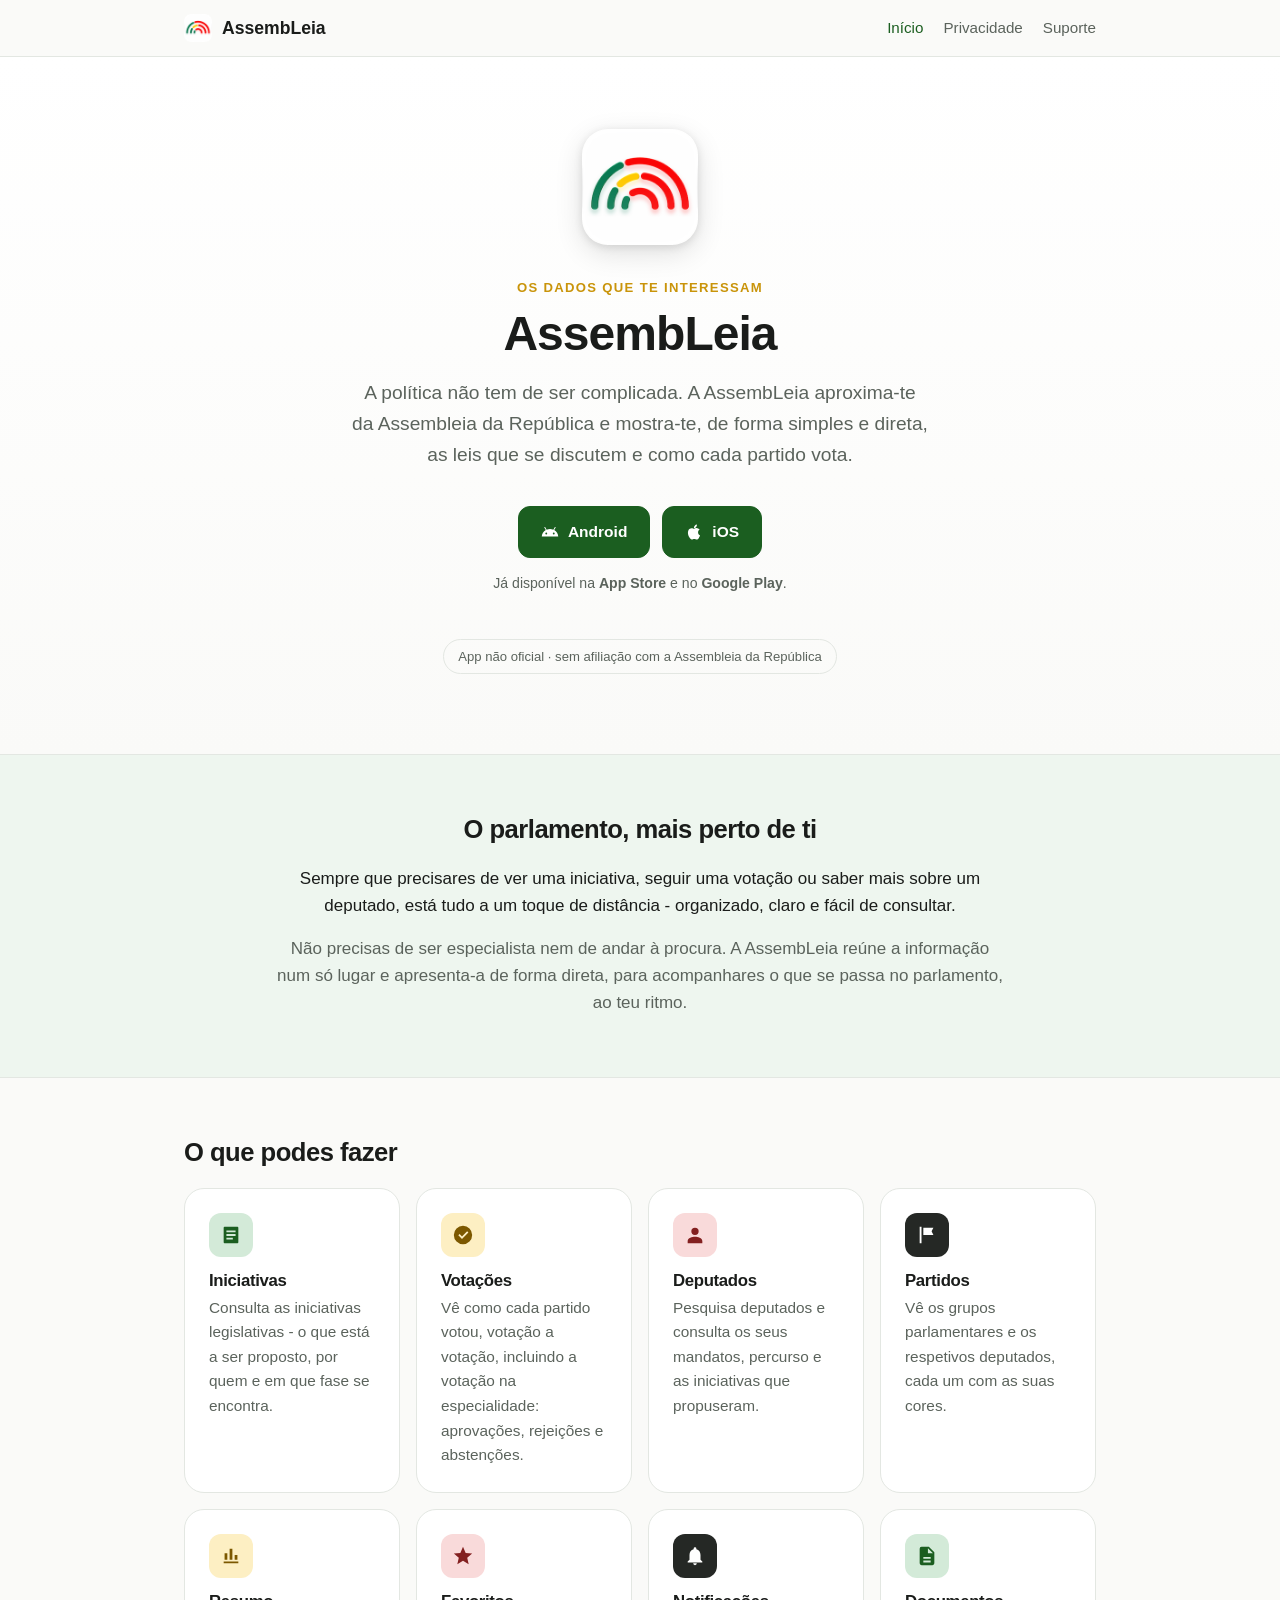
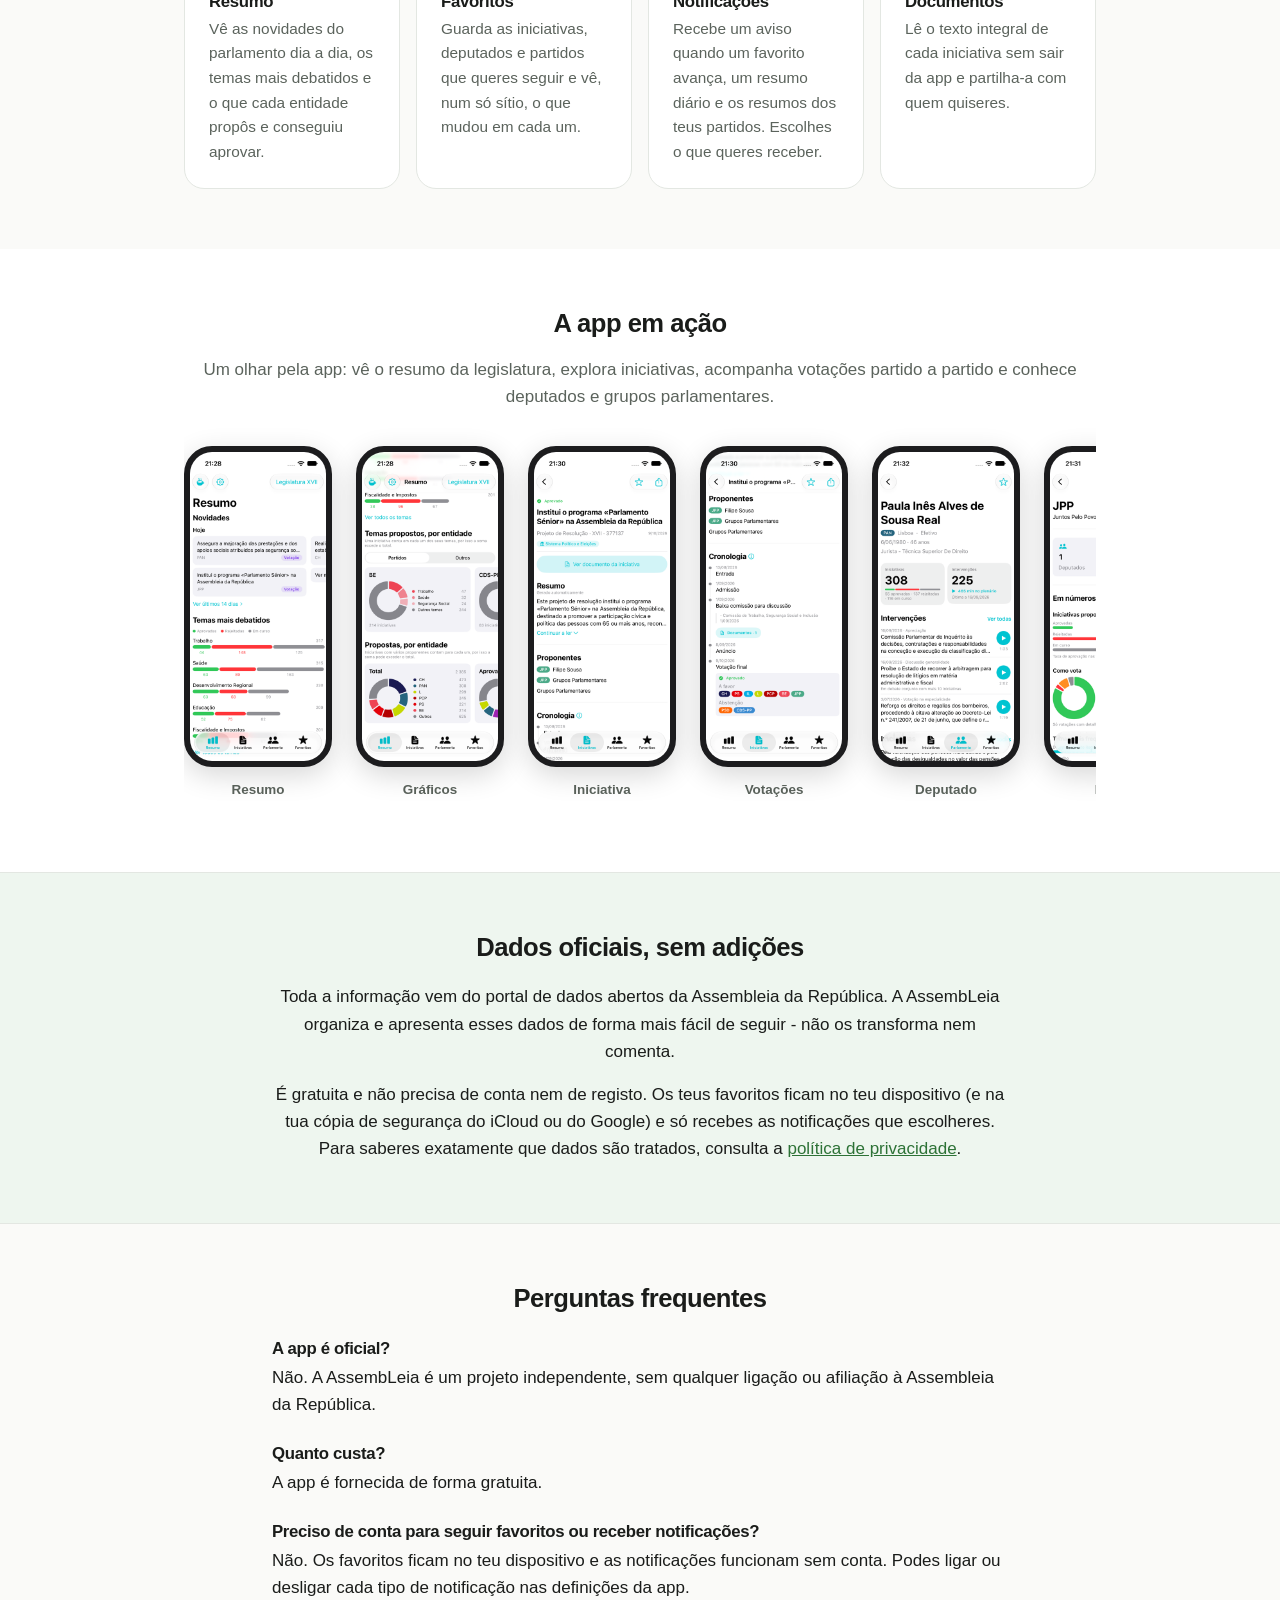
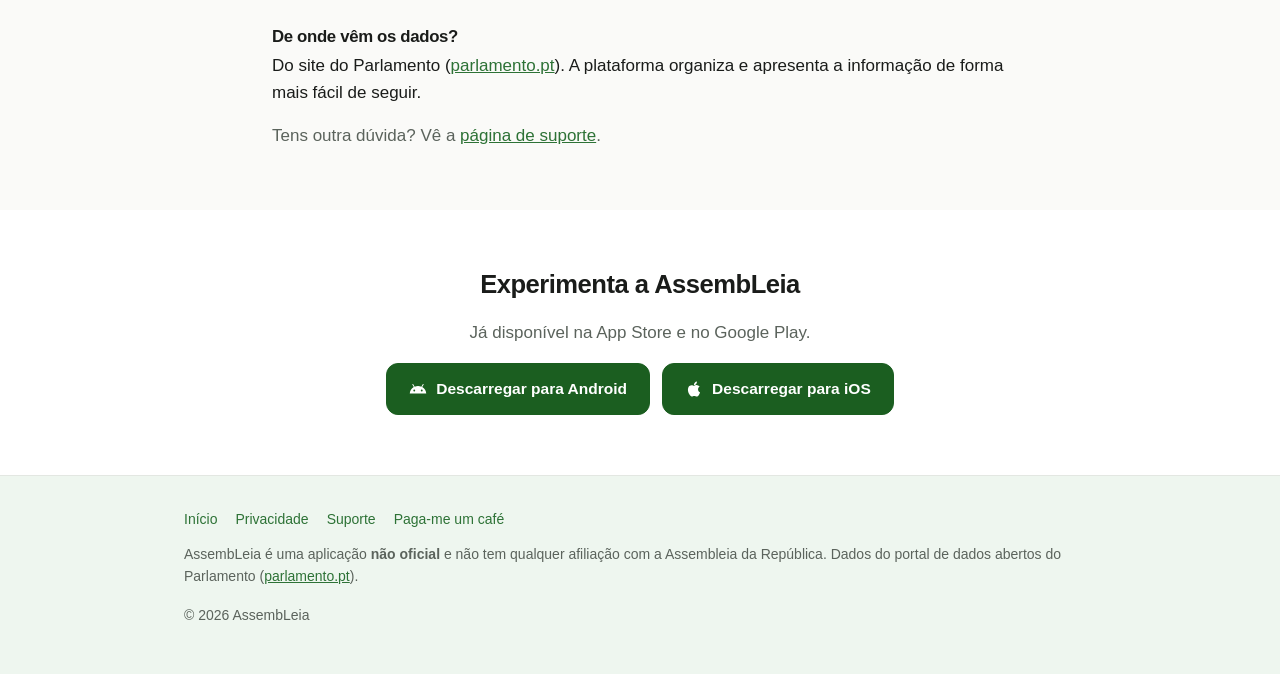
<file: index.html>
<!DOCTYPE html>
<html lang="pt">
<head>
  <meta charset="utf-8">
  <meta name="viewport" content="width=device-width, initial-scale=1">
  <title>AssembLeia - Acompanha o parlamento português</title>
  <meta name="description" content="AssembLeia é uma app não oficial para seguir a Assembleia da República: iniciativas, votações, deputados e partidos. Dados do portal de dados abertos do Parlamento.">
  <link rel="icon" type="image/png" href="icon.png?v=3">
  <link rel="apple-touch-icon" href="icon.png?v=3">
  <meta name="apple-itunes-app" content="app-id=6779358001">
  <link rel="stylesheet" href="styles.css">
</head>
<body>
  <header class="site-header">
    <div class="container">
      <a class="brand" href="index.html">
        <picture>
          <source srcset="icon-dark.png?v=2" media="(prefers-color-scheme: dark)">
          <img src="icon.png?v=2" alt="" class="brand-mark" width="28" height="28">
        </picture>
        AssembLeia
      </a>
      <nav class="nav">
        <a href="index.html" aria-current="page">Início</a>
        <a href="privacidade.html">Privacidade</a>
        <a href="suporte.html">Suporte</a>
      </nav>
    </div>
  </header>

  <main>
    <section class="hero">
      <div class="container">
        <picture>
          <source srcset="icon-dark.png?v=2" media="(prefers-color-scheme: dark)">
          <img src="icon.png?v=2" alt="AssembLeia" class="hero-icon" width="116" height="116">
        </picture>
        <p class="tagline">Os dados que te interessam</p>
        <h1>AssembLeia</h1>
        <p class="lead">A política não tem de ser complicada. A AssembLeia aproxima-te da Assembleia da República e mostra-te, de forma simples e direta, as leis que se discutem e como cada partido vota.</p>
        <div class="cta">
          <a class="btn btn-primary" href="https://play.google.com/store/apps/details?id=com.elisioff.assembleia">
            <svg viewBox="0 0 24 24" fill="currentColor" aria-hidden="true"><path d="M17.6 9.48l1.84-3.18c.16-.31.04-.69-.26-.85-.29-.15-.65-.06-.83.22l-1.88 3.24a11.46 11.46 0 0 0-8.94 0L5.65 5.67c-.19-.29-.58-.38-.87-.2-.28.18-.37.54-.22.83L6.4 9.48A10.78 10.78 0 0 0 1 18h22a10.78 10.78 0 0 0-5.4-8.52M7 15.25a1.25 1.25 0 1 1 0-2.5 1.25 1.25 0 0 1 0 2.5m10 0a1.25 1.25 0 1 1 0-2.5 1.25 1.25 0 0 1 0 2.5Z"/></svg>
            Android
          </a>
          <a class="btn btn-primary" href="https://apps.apple.com/pt/app/assembleia/id6779358001">
            <svg viewBox="0 0 24 24" fill="currentColor" aria-hidden="true"><path d="M18.71 19.5c-.83 1.24-1.71 2.45-3.05 2.47-1.34.03-1.77-.79-3.29-.79-1.53 0-2 .77-3.27.82-1.31.05-2.3-1.32-3.14-2.53C4.25 17 2.94 12.45 4.7 9.39c.87-1.52 2.43-2.48 4.12-2.51 1.28-.02 2.5.87 3.29.87.78 0 2.26-1.07 3.8-.91.65.03 2.47.26 3.64 1.98-.09.06-2.17 1.28-2.15 3.81.03 3.02 2.65 4.03 2.68 4.04-.03.07-.42 1.44-1.38 2.83M13 3.5c.73-.83 1.94-1.46 2.94-1.5.13 1.17-.34 2.35-1.04 3.19-.69.85-1.83 1.51-2.95 1.42-.15-1.15.41-2.35 1.05-3.11z"/></svg>
            iOS
          </a>
        </div>
        <p class="cta-note">Já disponível na <strong>App Store</strong> e no <strong>Google Play</strong>.</p>
        <p><span class="disclaimer-pill">App não oficial · sem afiliação com a Assembleia da República</span></p>
      </div>
    </section>

    <section class="section section-soft section-center">
      <div class="container">
        <div class="measure">
          <h2>O parlamento, mais perto de ti</h2>
          <p>Sempre que precisares de ver uma iniciativa, seguir uma votação ou saber mais sobre um deputado, está tudo a um toque de distância - organizado, claro e fácil de consultar.</p>
          <p class="muted">Não precisas de ser especialista nem de andar à procura. A AssembLeia reúne a informação num só lugar e apresenta-a de forma direta, para acompanhares o que se passa no parlamento, ao teu ritmo.</p>
        </div>
      </div>
    </section>

    <section class="section">
      <div class="container">
        <h2>O que podes fazer</h2>
        <div class="grid">
          <div class="card">
            <div class="icon-chip chip-green">
              <svg viewBox="0 0 24 24" fill="currentColor" aria-hidden="true"><path d="M5 3h14a1 1 0 0 1 1 1v16a1 1 0 0 1-1 1H5a1 1 0 0 1-1-1V4a1 1 0 0 1 1-1zm2 4v2h10V7zm0 4v2h10v-2zm0 4v2h7v-2z"/></svg>
            </div>
            <h3>Iniciativas</h3>
            <p>Consulta as iniciativas legislativas - o que está a ser proposto, por quem e em que fase se encontra.</p>
          </div>
          <div class="card">
            <div class="icon-chip chip-gold">
              <svg viewBox="0 0 24 24" fill="currentColor" aria-hidden="true"><path d="M12 2a10 10 0 1 0 0 20 10 10 0 0 0 0-20zm-1.1 14.3-4-4 1.4-1.4 2.6 2.6 5.6-5.6 1.4 1.4z"/></svg>
            </div>
            <h3>Votações</h3>
            <p>Vê como cada partido votou, votação a votação, incluindo a votação na especialidade: aprovações, rejeições e abstenções.</p>
          </div>
          <div class="card">
            <div class="icon-chip chip-red">
              <svg viewBox="0 0 24 24" fill="currentColor" aria-hidden="true"><path d="M12 12a4 4 0 1 0-4-4 4 4 0 0 0 4 4zm0 2c-3 0-8 1.5-8 4.5V21h16v-2.5c0-3-5-4.5-8-4.5z"/></svg>
            </div>
            <h3>Deputados</h3>
            <p>Pesquisa deputados e consulta os seus mandatos, percurso e as iniciativas que propuseram.</p>
          </div>
          <div class="card">
            <div class="icon-chip chip-dark">
              <svg viewBox="0 0 24 24" fill="currentColor" aria-hidden="true"><path d="M6 3v18l-2 0V3zm2 1h11l-2 4 2 4H8z"/></svg>
            </div>
            <h3>Partidos</h3>
            <p>Vê os grupos parlamentares e os respetivos deputados, cada um com as suas cores.</p>
          </div>
          <div class="card">
            <div class="icon-chip chip-gold">
              <svg viewBox="0 0 24 24" fill="currentColor" aria-hidden="true"><path d="M4 20h16v-2H4zm1-4h3V9H5zm5.5 0h3V4h-3zm5.5 0h3v-5h-3z"/></svg>
            </div>
            <h3>Resumo</h3>
            <p>Vê as novidades do parlamento dia a dia, os temas mais debatidos e o que cada entidade propôs e conseguiu aprovar.</p>
          </div>
          <div class="card">
            <div class="icon-chip chip-red">
              <svg viewBox="0 0 24 24" fill="currentColor" aria-hidden="true"><path d="m12 17.3 6.2 3.7-1.6-7 5.4-4.7-7.1-.6L12 2 9.1 8.7 2 9.3l5.4 4.7-1.6 7z"/></svg>
            </div>
            <h3>Favoritos</h3>
            <p>Guarda as iniciativas, deputados e partidos que queres seguir e vê, num só sítio, o que mudou em cada um.</p>
          </div>
          <div class="card">
            <div class="icon-chip chip-dark">
              <svg viewBox="0 0 24 24" fill="currentColor" aria-hidden="true"><path d="M12 22a2 2 0 0 0 2-2h-4a2 2 0 0 0 2 2zm6-6v-5c0-3.1-1.6-5.6-4.5-6.3V4a1.5 1.5 0 0 0-3 0v.7C7.6 5.4 6 7.9 6 11v5l-2 2v1h16v-1z"/></svg>
            </div>
            <h3>Notificações</h3>
            <p>Recebe um aviso quando um favorito avança, um resumo diário e os resumos dos teus partidos. Escolhes o que queres receber.</p>
          </div>
          <div class="card">
            <div class="icon-chip chip-green">
              <svg viewBox="0 0 24 24" fill="currentColor" aria-hidden="true"><path d="M14 2H6a2 2 0 0 0-2 2v16a2 2 0 0 0 2 2h12a2 2 0 0 0 2-2V8zm-1 7V3.5L18.5 9zM8 13h8v2H8zm0 4h8v2H8z"/></svg>
            </div>
            <h3>Documentos</h3>
            <p>Lê o texto integral de cada iniciativa sem sair da app e partilha-a com quem quiseres.</p>
          </div>
        </div>
      </div>
    </section>

    <section class="section screenshots-section">
      <div class="container section-center">
        <h2>A app em ação</h2>
        <p class="screenshots-intro">Um olhar pela app: vê o resumo da legislatura, explora iniciativas, acompanha votações partido a partido e conhece deputados e grupos parlamentares.</p>
        <div class="screenshots-strip">
          <figure class="phone-wrap">
            <div class="phone-frame">
              <picture>
                <source srcset="screenshots/resumo-dark.png?v=6" media="(prefers-color-scheme: dark)">
                <img src="screenshots/resumo.png?v=6" alt="Resumo da legislatura, com as novidades do dia e os temas mais debatidos" class="phone-screen" loading="lazy" width="148" height="320">
              </picture>
            </div>
            <figcaption class="phone-label">Resumo</figcaption>
          </figure>
          <figure class="phone-wrap">
            <div class="phone-frame">
              <picture>
                <source srcset="screenshots/graficos-dark.png?v=6" media="(prefers-color-scheme: dark)">
                <img src="screenshots/graficos.png?v=6" alt="Gráficos de temas e de propostas por partido" class="phone-screen" loading="lazy" width="148" height="320">
              </picture>
            </div>
            <figcaption class="phone-label">Gráficos</figcaption>
          </figure>
          <figure class="phone-wrap">
            <div class="phone-frame">
              <picture>
                <source srcset="screenshots/detalhe-dark.png?v=6" media="(prefers-color-scheme: dark)">
                <img src="screenshots/detalhe.png?v=6" alt="Detalhe de uma iniciativa, com resumo e proponentes" class="phone-screen" loading="lazy" width="148" height="320">
              </picture>
            </div>
            <figcaption class="phone-label">Iniciativa</figcaption>
          </figure>
          <figure class="phone-wrap">
            <div class="phone-frame">
              <picture>
                <source srcset="screenshots/votacao-dark.png?v=6" media="(prefers-color-scheme: dark)">
                <img src="screenshots/votacao.png?v=6" alt="Cronologia e votação de uma iniciativa, com o sentido de voto de cada partido" class="phone-screen" loading="lazy" width="148" height="320">
              </picture>
            </div>
            <figcaption class="phone-label">Votações</figcaption>
          </figure>
          <figure class="phone-wrap">
            <div class="phone-frame">
              <picture>
                <source srcset="screenshots/deputado-dark.png?v=6" media="(prefers-color-scheme: dark)">
                <img src="screenshots/deputado.png?v=6" alt="Perfil de um deputado, com iniciativas e intervenções no plenário" class="phone-screen" loading="lazy" width="148" height="320">
              </picture>
            </div>
            <figcaption class="phone-label">Deputado</figcaption>
          </figure>
          <figure class="phone-wrap">
            <div class="phone-frame">
              <picture>
                <source srcset="screenshots/partido-dark.png?v=6" media="(prefers-color-scheme: dark)">
                <img src="screenshots/partido.png?v=6" alt="Detalhe de um partido, com iniciativas propostas e sentido de voto" class="phone-screen" loading="lazy" width="148" height="320">
              </picture>
            </div>
            <figcaption class="phone-label">Partido</figcaption>
          </figure>
          <figure class="phone-wrap">
            <div class="phone-frame">
              <picture>
                <source srcset="screenshots/favoritos-dark.png?v=6" media="(prefers-color-scheme: dark)">
                <img src="screenshots/favoritos.png?v=6" alt="Favoritos, com as novidades das iniciativas que segues" class="phone-screen" loading="lazy" width="148" height="320">
              </picture>
            </div>
            <figcaption class="phone-label">Favoritos</figcaption>
          </figure>
          <figure class="phone-wrap">
            <div class="phone-frame">
              <picture>
                <source srcset="screenshots/partilha-dark.png?v=7" media="(prefers-color-scheme: dark)">
                <img src="screenshots/partilha.png?v=7" alt="Imagem de partilha de uma iniciativa, em claro ou escuro, com o resultado da votação" class="phone-screen" loading="lazy" width="148" height="320">
              </picture>
            </div>
            <figcaption class="phone-label">Partilha</figcaption>
          </figure>
        </div>
      </div>
    </section>

    <section class="section section-soft section-center">
      <div class="container">
        <div class="measure">
          <h2>Dados oficiais, sem adições</h2>
          <p>Toda a informação vem do portal de dados abertos da Assembleia da República. A AssembLeia organiza e apresenta esses dados de forma mais fácil de seguir - não os transforma nem comenta.</p>
          <p>É gratuita e não precisa de conta nem de registo. Os teus favoritos ficam no teu dispositivo (e na tua cópia de segurança do iCloud ou do Google) e só recebes as notificações que escolheres. Para saberes exatamente que dados são tratados, consulta a <a href="privacidade.html">política de privacidade</a>.</p>
        </div>
      </div>
    </section>

    <section class="section section-center">
      <div class="container">
        <h2>Perguntas frequentes</h2>
        <div class="measure faq">
          <h3>A app é oficial?</h3>
          <p>Não. A AssembLeia é um projeto independente, sem qualquer ligação ou afiliação à Assembleia da República.</p>
          <h3>Quanto custa?</h3>
          <p>A app é fornecida de forma gratuita.</p>
          <h3>Preciso de conta para seguir favoritos ou receber notificações?</h3>
          <p>Não. Os favoritos ficam no teu dispositivo e as notificações funcionam sem conta. Podes ligar ou desligar cada tipo de notificação nas definições da app.</p>
          <h3>De onde vêm os dados?</h3>
          <p>Do site do Parlamento (<a href="https://www.parlamento.pt">parlamento.pt</a>). A plataforma organiza e apresenta a informação de forma mais fácil de seguir.</p>
          <p class="muted">Tens outra dúvida? Vê a <a href="suporte.html">página de suporte</a>.</p>
        </div>
      </div>
    </section>

    <section class="section screenshots-section section-center">
      <div class="container">
        <div class="measure">
          <h2>Experimenta a AssembLeia</h2>
          <p class="muted">Já disponível na App Store e no Google Play.</p>
          <div class="cta">
            <a class="btn btn-primary" href="https://play.google.com/store/apps/details?id=com.elisioff.assembleia">
              <svg viewBox="0 0 24 24" fill="currentColor" aria-hidden="true"><path d="M17.6 9.48l1.84-3.18c.16-.31.04-.69-.26-.85-.29-.15-.65-.06-.83.22l-1.88 3.24a11.46 11.46 0 0 0-8.94 0L5.65 5.67c-.19-.29-.58-.38-.87-.2-.28.18-.37.54-.22.83L6.4 9.48A10.78 10.78 0 0 0 1 18h22a10.78 10.78 0 0 0-5.4-8.52M7 15.25a1.25 1.25 0 1 1 0-2.5 1.25 1.25 0 0 1 0 2.5m10 0a1.25 1.25 0 1 1 0-2.5 1.25 1.25 0 0 1 0 2.5Z"/></svg>
              Descarregar para Android
            </a>
            <a class="btn btn-primary" href="https://apps.apple.com/pt/app/assembleia/id6779358001">
              <svg viewBox="0 0 24 24" fill="currentColor" aria-hidden="true"><path d="M18.71 19.5c-.83 1.24-1.71 2.45-3.05 2.47-1.34.03-1.77-.79-3.29-.79-1.53 0-2 .77-3.27.82-1.31.05-2.3-1.32-3.14-2.53C4.25 17 2.94 12.45 4.7 9.39c.87-1.52 2.43-2.48 4.12-2.51 1.28-.02 2.5.87 3.29.87.78 0 2.26-1.07 3.8-.91.65.03 2.47.26 3.64 1.98-.09.06-2.17 1.28-2.15 3.81.03 3.02 2.65 4.03 2.68 4.04-.03.07-.42 1.44-1.38 2.83M13 3.5c.73-.83 1.94-1.46 2.94-1.5.13 1.17-.34 2.35-1.04 3.19-.69.85-1.83 1.51-2.95 1.42-.15-1.15.41-2.35 1.05-3.11z"/></svg>
              Descarregar para iOS
            </a>
          </div>
        </div>
      </div>
    </section>
  </main>

  <footer class="site-footer">
    <div class="container">
      <div class="footer-links">
        <a href="index.html">Início</a>
        <a href="privacidade.html">Privacidade</a>
        <a href="suporte.html">Suporte</a>
        <a href="https://buymeacoffee.com/elisioff" target="_blank" rel="noopener">Paga-me um café</a>
      </div>
      <p>AssembLeia é uma aplicação <strong>não oficial</strong> e não tem qualquer afiliação com a Assembleia da República. Dados do portal de dados abertos do Parlamento (<a href="https://www.parlamento.pt">parlamento.pt</a>).</p>
      <p>© 2026 AssembLeia</p>
    </div>
  </footer>
</body>
</html>
</file>
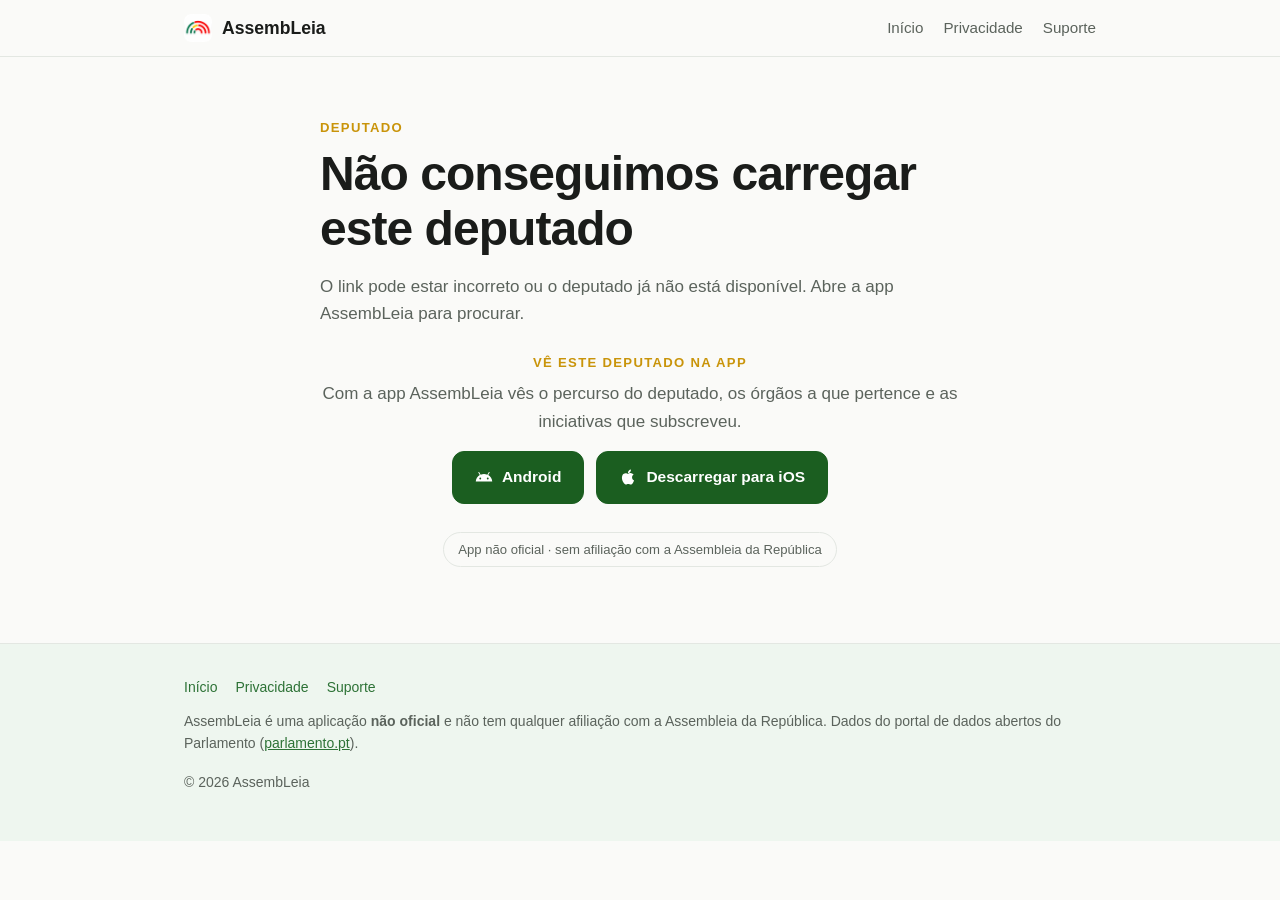
<file: deputado-app.html>
<!DOCTYPE html>
<html lang="pt">
<head>
  <meta charset="utf-8">
  <meta name="viewport" content="width=device-width, initial-scale=1">
  <title>Deputado - AssembLeia</title>
  <meta name="description" content="Vê este deputado na app AssembLeia: grupo parlamentar, círculo eleitoral e iniciativas.">
  <!-- Served at /deputado/:id, so every URL here must be root-absolute. -->
  <link rel="icon" type="image/png" href="/icon.png?v=3">
  <link rel="apple-touch-icon" href="/icon.png?v=3">
  <meta name="apple-itunes-app" content="app-id=6779358001">
  <link rel="stylesheet" href="/styles.css">
  <!-- Generic fallback preview; worker.js rewrites these per deputy
       (link crawlers don't run JS). -->
  <meta property="og:title" content="AssembLeia">
  <meta property="og:description" content="Um deputado da Assembleia da República, na app AssembLeia.">
  <meta property="og:image" content="https://assembleiaapp.com/icon.png?v=3">
  <meta property="og:type" content="website">
  <meta property="og:site_name" content="AssembLeia">
  <meta name="twitter:card" content="summary">
  <style>
    .deputy { max-width: 640px; margin: 0 auto; }
    .deputy .meta { color: var(--muted, #667); font-size: .95rem; margin: .35rem 0 1rem; }
    .deputy .meta span + span::before { content: " · "; opacity: .5; }
    .vote-badge {
      display: inline-block; font-size: .8rem; font-weight: 600; padding: .18rem .6rem;
      border-radius: 999px; margin-bottom: .6rem; color: #fff;
    }
    .vote-badge.ok { background: #149E8C; }
    .vote-badge.no { background: #E06060; }
    .vote-badge.neutral { background: #7a869a; }
    .tema-tags { display: flex; flex-wrap: wrap; gap: .4rem; margin: 1rem 0; }
    .tema-tag {
      font-size: .8rem; padding: .2rem .6rem; border-radius: 999px;
      background: rgba(20,158,140,.12); color: #0f7a6c;
    }
    @media (prefers-color-scheme: dark) { .tema-tag { color: #4fd1bf; } }
    .deputy .summary { line-height: 1.6; }
    .deputy-skeleton { opacity: .5; }
    .open-note { margin-top: 1.5rem; }
  </style>
</head>
<body>
  <header class="site-header">
    <div class="container">
      <a class="brand" href="/">
        <picture>
          <source srcset="/icon-dark.png?v=2" media="(prefers-color-scheme: dark)">
          <img src="/icon.png?v=2" alt="" class="brand-mark" width="28" height="28">
        </picture>
        AssembLeia
      </a>
      <nav class="nav">
        <a href="/">Início</a>
        <a href="/privacidade.html">Privacidade</a>
        <a href="/suporte.html">Suporte</a>
      </nav>
    </div>
  </header>

  <main>
    <section class="section">
      <div class="container">
        <article class="deputy" id="card">
          <p class="deputy-skeleton">A carregar o deputado...</p>
        </article>

        <div class="deputy open-note section-center">
          <p class="tagline">Vê este deputado na app</p>
          <p class="muted">Com a app AssembLeia vês o percurso do deputado, os órgãos a que pertence e as iniciativas que subscreveu.</p>
          <div class="cta">
            <a class="btn btn-primary" href="https://play.google.com/store/apps/details?id=com.elisioff.assembleia">
              <svg viewBox="0 0 24 24" fill="currentColor" aria-hidden="true"><path d="M17.6 9.48l1.84-3.18c.16-.31.04-.69-.26-.85-.29-.15-.65-.06-.83.22l-1.88 3.24a11.46 11.46 0 0 0-8.94 0L5.65 5.67c-.19-.29-.58-.38-.87-.2-.28.18-.37.54-.22.83L6.4 9.48A10.78 10.78 0 0 0 1 18h22a10.78 10.78 0 0 0-5.4-8.52M7 15.25a1.25 1.25 0 1 1 0-2.5 1.25 1.25 0 0 1 0 2.5m10 0a1.25 1.25 0 1 1 0-2.5 1.25 1.25 0 0 1 0 2.5Z"/></svg>
              Android
            </a>
            <a class="btn btn-primary" href="https://apps.apple.com/pt/app/assembleia/id6779358001">
              <svg viewBox="0 0 24 24" fill="currentColor" aria-hidden="true"><path d="M18.71 19.5c-.83 1.24-1.71 2.45-3.05 2.47-1.34.03-1.77-.79-3.29-.79-1.53 0-2 .77-3.27.82-1.31.05-2.3-1.32-3.14-2.53C4.25 17 2.94 12.45 4.7 9.39c.87-1.52 2.43-2.48 4.12-2.51 1.28-.02 2.5.87 3.29.87.78 0 2.26-1.07 3.8-.91.65.03 2.47.26 3.64 1.98-.09.06-2.17 1.28-2.15 3.81.03 3.02 2.65 4.03 2.68 4.04-.03.07-.42 1.44-1.38 2.83M13 3.5c.73-.83 1.94-1.46 2.94-1.5.13 1.17-.34 2.35-1.04 3.19-.69.85-1.83 1.51-2.95 1.42-.15-1.15.41-2.35 1.05-3.11z"/></svg>
              Descarregar para iOS
            </a>
          </div>
          <p><span class="disclaimer-pill">App não oficial · sem afiliação com a Assembleia da República</span></p>
        </div>
      </div>
    </section>
  </main>

  <footer class="site-footer">
    <div class="container">
      <div class="footer-links">
        <a href="/">Início</a>
        <a href="/privacidade.html">Privacidade</a>
        <a href="/suporte.html">Suporte</a>
      </div>
      <p>AssembLeia é uma aplicação <strong>não oficial</strong> e não tem qualquer afiliação com a Assembleia da República. Dados do portal de dados abertos do Parlamento (<a href="https://www.parlamento.pt">parlamento.pt</a>).</p>
      <p>© 2026 AssembLeia</p>
    </div>
  </footer>

  <script>
    const SUPABASE_URL = "https://fnvtibybkxujurxrilfg.supabase.co";
    const SUPABASE_KEY = "sb_publishable_BAYxTO8BAW_WG1ng5zCnqg_uu8LqZDj";
    const card = document.getElementById("card");

    const esc = (s) => String(s ?? "").replace(/[&<>"]/g, (c) =>
      ({ "&": "&amp;", "<": "&lt;", ">": "&gt;", '"': "&quot;" }[c]));

    function partyBadge(sigla) {
      if (!sigla) return "";
      return `<span class="vote-badge neutral">${esc(sigla)}</span>`;
    }

    function fmtDate(d) {
      if (!d) return "";
      const parsed = new Date(d);
      if (isNaN(parsed)) return "";
      return parsed.toLocaleDateString("pt-PT", { day: "numeric", month: "long", year: "numeric" });
    }

    function renderNotFound() {
      card.innerHTML = `
        <p class="tagline">Deputado</p>
        <h1>Não conseguimos carregar este deputado</h1>
        <p class="muted">O link pode estar incorreto ou o deputado já não está disponível. Abre a app AssembLeia para procurar.</p>`;
    }

    async function load() {
      const id = (location.pathname.match(/\/deputado\/(\d+)/) || [])[1];
      if (!id) { renderNotFound(); return; }
      try {
        // Mandatos carry the party, the círculo and the deputy record itself;
        // the most recent term is the one worth showing.
        const res = await fetch(
          `${SUPABASE_URL}/rest/v1/mandatos?deputado_id=eq.${id}` +
          `&select=legislatura,circulo_eleitoral,sigla_grupo_parlamentar,nome_parlamentar,situacao_atual,deputados(nome_completo,profissao)`,
          { headers: { apikey: SUPABASE_KEY } }
        );
        const rows = await res.json();
        if (!Array.isArray(rows) || !rows.length) { renderNotFound(); return; }
        const m = rows.slice().sort((a, b) => romanOrder(b.legislatura) - romanOrder(a.legislatura))[0];
        const nome = m.nome_parlamentar || (m.deputados && m.deputados.nome_completo) || "Deputado";

        document.title = `${nome} - AssembLeia`;

        const meta = [];
        if (m.legislatura) meta.push(`<span>Legislatura ${esc(m.legislatura)}</span>`);
        if (m.circulo_eleitoral) meta.push(`<span>${esc(m.circulo_eleitoral)}</span>`);
        if (m.situacao_atual) meta.push(`<span>${esc(m.situacao_atual)}</span>`);

        const profissao = m.deputados && m.deputados.profissao
          ? `<p class="summary">${esc(m.deputados.profissao)}</p>`
          : "";

        card.innerHTML = `
          ${partyBadge(m.sigla_grupo_parlamentar)}
          <h1>${esc(nome)}</h1>
          <p class="meta">${meta.join("")}</p>
          ${profissao}`;
      } catch (e) {
        renderNotFound();
      }
    }

    // "XVII" → 17, so the newest term sorts first.
    function romanOrder(roman) {
      const values = { I: 1, V: 5, X: 10, L: 50, C: 100, D: 500, M: 1000 };
      let total = 0, previous = 0;
      for (const ch of String(roman || "").toUpperCase().split("").reverse()) {
        const v = values[ch];
        if (!v) return 0;
        total += v < previous ? -v : v;
        previous = Math.max(previous, v);
      }
      return total;
    }

    load();
  </script>
</body>
</html>
</file>
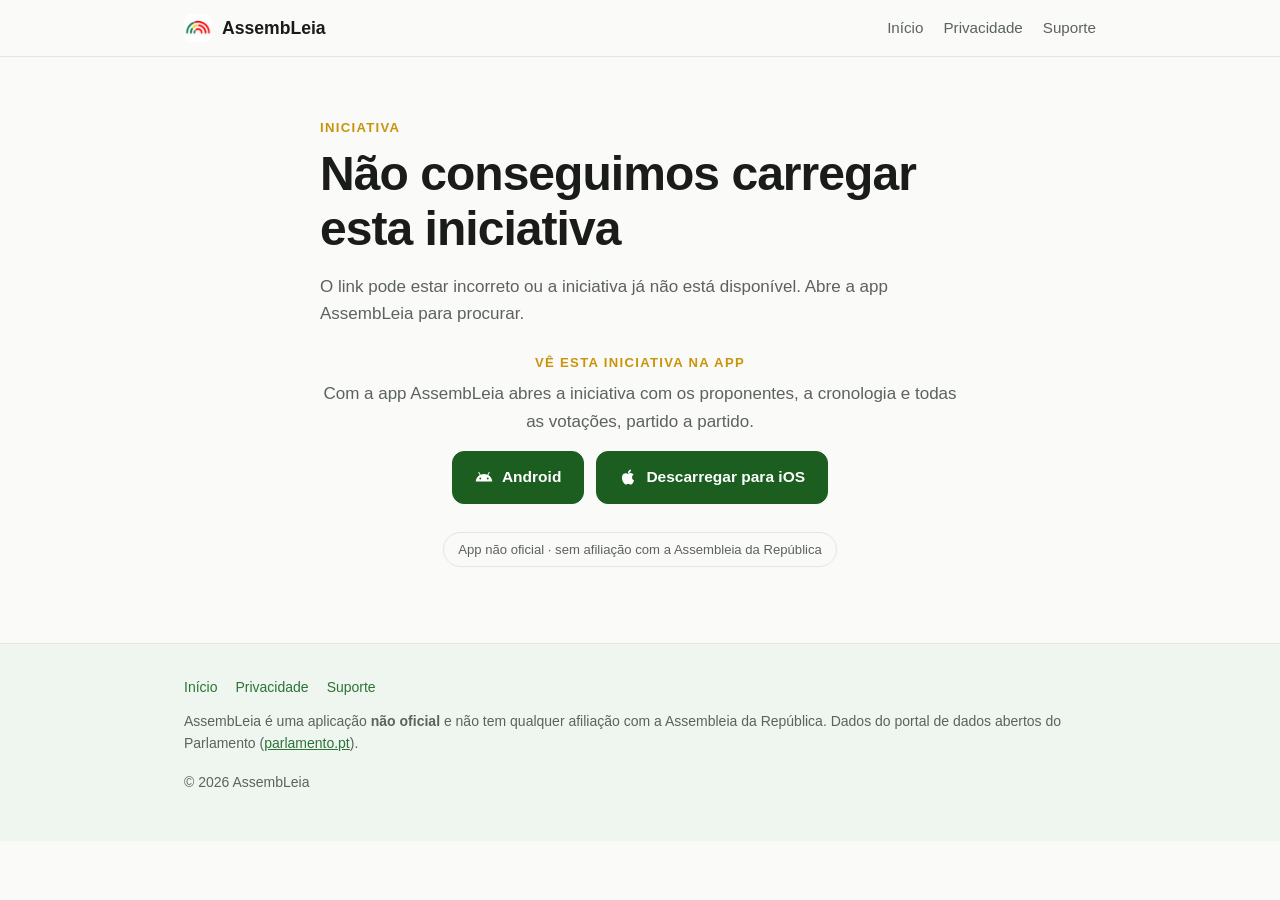
<file: iniciativa-app.html>
<!DOCTYPE html>
<html lang="pt">
<head>
  <meta charset="utf-8">
  <meta name="viewport" content="width=device-width, initial-scale=1">
  <title>Iniciativa - AssembLeia</title>
  <meta name="description" content="Vê esta iniciativa legislativa na app AssembLeia: proponentes, votações e resumo.">
  <!-- Served at /iniciativa/:id, so every URL here must be root-absolute. -->
  <link rel="icon" type="image/png" href="/icon.png?v=3">
  <link rel="apple-touch-icon" href="/icon.png?v=3">
  <meta name="apple-itunes-app" content="app-id=6779358001">
  <link rel="stylesheet" href="/styles.css">
  <!-- Generic fallback preview; functions/iniciativa/[id].js rewrites these
       per initiative (link crawlers don't run JS). -->
  <meta property="og:title" content="AssembLeia">
  <meta property="og:description" content="Uma iniciativa da Assembleia da República, na app AssembLeia.">
  <meta property="og:image" content="https://assembleiaapp.com/icon.png?v=3">
  <meta property="og:type" content="website">
  <meta property="og:site_name" content="AssembLeia">
  <meta name="twitter:card" content="summary">
  <style>
    .initiative { max-width: 640px; margin: 0 auto; }
    .initiative .meta { color: var(--muted, #667); font-size: .95rem; margin: .35rem 0 1rem; }
    .initiative .meta span + span::before { content: " · "; opacity: .5; }
    .vote-badge {
      display: inline-block; font-size: .8rem; font-weight: 600; padding: .18rem .6rem;
      border-radius: 999px; margin-bottom: .6rem; color: #fff;
    }
    .vote-badge.ok { background: #149E8C; }
    .vote-badge.no { background: #E06060; }
    .vote-badge.neutral { background: #7a869a; }
    .tema-tags { display: flex; flex-wrap: wrap; gap: .4rem; margin: 1rem 0; }
    .tema-tag {
      font-size: .8rem; padding: .2rem .6rem; border-radius: 999px;
      background: rgba(20,158,140,.12); color: #0f7a6c;
    }
    @media (prefers-color-scheme: dark) { .tema-tag { color: #4fd1bf; } }
    .initiative .summary { line-height: 1.6; }
    .initiative-skeleton { opacity: .5; }
    .open-note { margin-top: 1.5rem; }
  </style>
</head>
<body>
  <header class="site-header">
    <div class="container">
      <a class="brand" href="/">
        <picture>
          <source srcset="/icon-dark.png?v=2" media="(prefers-color-scheme: dark)">
          <img src="/icon.png?v=2" alt="" class="brand-mark" width="28" height="28">
        </picture>
        AssembLeia
      </a>
      <nav class="nav">
        <a href="/">Início</a>
        <a href="/privacidade.html">Privacidade</a>
        <a href="/suporte.html">Suporte</a>
      </nav>
    </div>
  </header>

  <main>
    <section class="section">
      <div class="container">
        <article class="initiative" id="card">
          <p class="initiative-skeleton">A carregar a iniciativa...</p>
        </article>

        <div class="initiative open-note section-center">
          <p class="tagline">Vê esta iniciativa na app</p>
          <p class="muted">Com a app AssembLeia abres a iniciativa com os proponentes, a cronologia e todas as votações, partido a partido.</p>
          <div class="cta">
            <a class="btn btn-primary" href="https://play.google.com/store/apps/details?id=com.elisioff.assembleia">
              <svg viewBox="0 0 24 24" fill="currentColor" aria-hidden="true"><path d="M17.6 9.48l1.84-3.18c.16-.31.04-.69-.26-.85-.29-.15-.65-.06-.83.22l-1.88 3.24a11.46 11.46 0 0 0-8.94 0L5.65 5.67c-.19-.29-.58-.38-.87-.2-.28.18-.37.54-.22.83L6.4 9.48A10.78 10.78 0 0 0 1 18h22a10.78 10.78 0 0 0-5.4-8.52M7 15.25a1.25 1.25 0 1 1 0-2.5 1.25 1.25 0 0 1 0 2.5m10 0a1.25 1.25 0 1 1 0-2.5 1.25 1.25 0 0 1 0 2.5Z"/></svg>
              Android
            </a>
            <a class="btn btn-primary" href="https://apps.apple.com/pt/app/assembleia/id6779358001">
              <svg viewBox="0 0 24 24" fill="currentColor" aria-hidden="true"><path d="M18.71 19.5c-.83 1.24-1.71 2.45-3.05 2.47-1.34.03-1.77-.79-3.29-.79-1.53 0-2 .77-3.27.82-1.31.05-2.3-1.32-3.14-2.53C4.25 17 2.94 12.45 4.7 9.39c.87-1.52 2.43-2.48 4.12-2.51 1.28-.02 2.5.87 3.29.87.78 0 2.26-1.07 3.8-.91.65.03 2.47.26 3.64 1.98-.09.06-2.17 1.28-2.15 3.81.03 3.02 2.65 4.03 2.68 4.04-.03.07-.42 1.44-1.38 2.83M13 3.5c.73-.83 1.94-1.46 2.94-1.5.13 1.17-.34 2.35-1.04 3.19-.69.85-1.83 1.51-2.95 1.42-.15-1.15.41-2.35 1.05-3.11z"/></svg>
              Descarregar para iOS
            </a>
          </div>
          <p><span class="disclaimer-pill">App não oficial · sem afiliação com a Assembleia da República</span></p>
        </div>
      </div>
    </section>
  </main>

  <footer class="site-footer">
    <div class="container">
      <div class="footer-links">
        <a href="/">Início</a>
        <a href="/privacidade.html">Privacidade</a>
        <a href="/suporte.html">Suporte</a>
      </div>
      <p>AssembLeia é uma aplicação <strong>não oficial</strong> e não tem qualquer afiliação com a Assembleia da República. Dados do portal de dados abertos do Parlamento (<a href="https://www.parlamento.pt">parlamento.pt</a>).</p>
      <p>© 2026 AssembLeia</p>
    </div>
  </footer>

  <script>
    const SUPABASE_URL = "https://fnvtibybkxujurxrilfg.supabase.co";
    const SUPABASE_KEY = "sb_publishable_BAYxTO8BAW_WG1ng5zCnqg_uu8LqZDj";
    const card = document.getElementById("card");

    const esc = (s) => String(s ?? "").replace(/[&<>"]/g, (c) =>
      ({ "&": "&amp;", "<": "&lt;", ">": "&gt;", '"': "&quot;" }[c]));

    function voteBadge(r) {
      if (!r) return "";
      const low = r.toLowerCase();
      const cls = low.includes("provad") ? "ok" : (low.includes("ejeit") ? "no" : "neutral");
      return `<span class="vote-badge ${cls}">${esc(r)}</span>`;
    }

    function fmtDate(d) {
      if (!d) return "";
      const parsed = new Date(d);
      if (isNaN(parsed)) return "";
      return parsed.toLocaleDateString("pt-PT", { day: "numeric", month: "long", year: "numeric" });
    }

    function renderNotFound() {
      card.innerHTML = `
        <p class="tagline">Iniciativa</p>
        <h1>Não conseguimos carregar esta iniciativa</h1>
        <p class="muted">O link pode estar incorreto ou a iniciativa já não está disponível. Abre a app AssembLeia para procurar.</p>`;
    }

    async function load() {
      const id = (location.pathname.match(/\/iniciativa\/(\d+)/) || [])[1];
      if (!id) { renderNotFound(); return; }
      try {
        const res = await fetch(
          `${SUPABASE_URL}/rest/v1/iniciativas?id=eq.${id}&select=titulo,tipo,legislatura,data,resultado,summary,temas`,
          { headers: { apikey: SUPABASE_KEY } }
        );
        const rows = await res.json();
        const it = rows && rows[0];
        if (!it) { renderNotFound(); return; }

        document.title = `${it.titulo} - AssembLeia`;

        const meta = [];
        if (it.tipo) meta.push(`<span>${esc(it.tipo)}</span>`);
        if (it.legislatura) meta.push(`<span>Legislatura ${esc(it.legislatura)}</span>`);
        meta.push(`<span>#${esc(id)}</span>`);
        const d = fmtDate(it.data);
        if (d) meta.push(`<span>${esc(d)}</span>`);

        const temas = Array.isArray(it.temas) && it.temas.length
          ? `<div class="tema-tags">${it.temas.map((t) => `<span class="tema-tag">${esc(t)}</span>`).join("")}</div>`
          : "";

        const summary = it.summary
          ? `<p class="summary">${esc(it.summary)}</p>`
          : "";

        card.innerHTML = `
          ${voteBadge(it.resultado)}
          <h1>${esc(it.titulo)}</h1>
          <p class="meta">${meta.join("")}</p>
          ${temas}
          ${summary}`;
      } catch (e) {
        renderNotFound();
      }
    }

    load();
  </script>
</body>
</html>
</file>
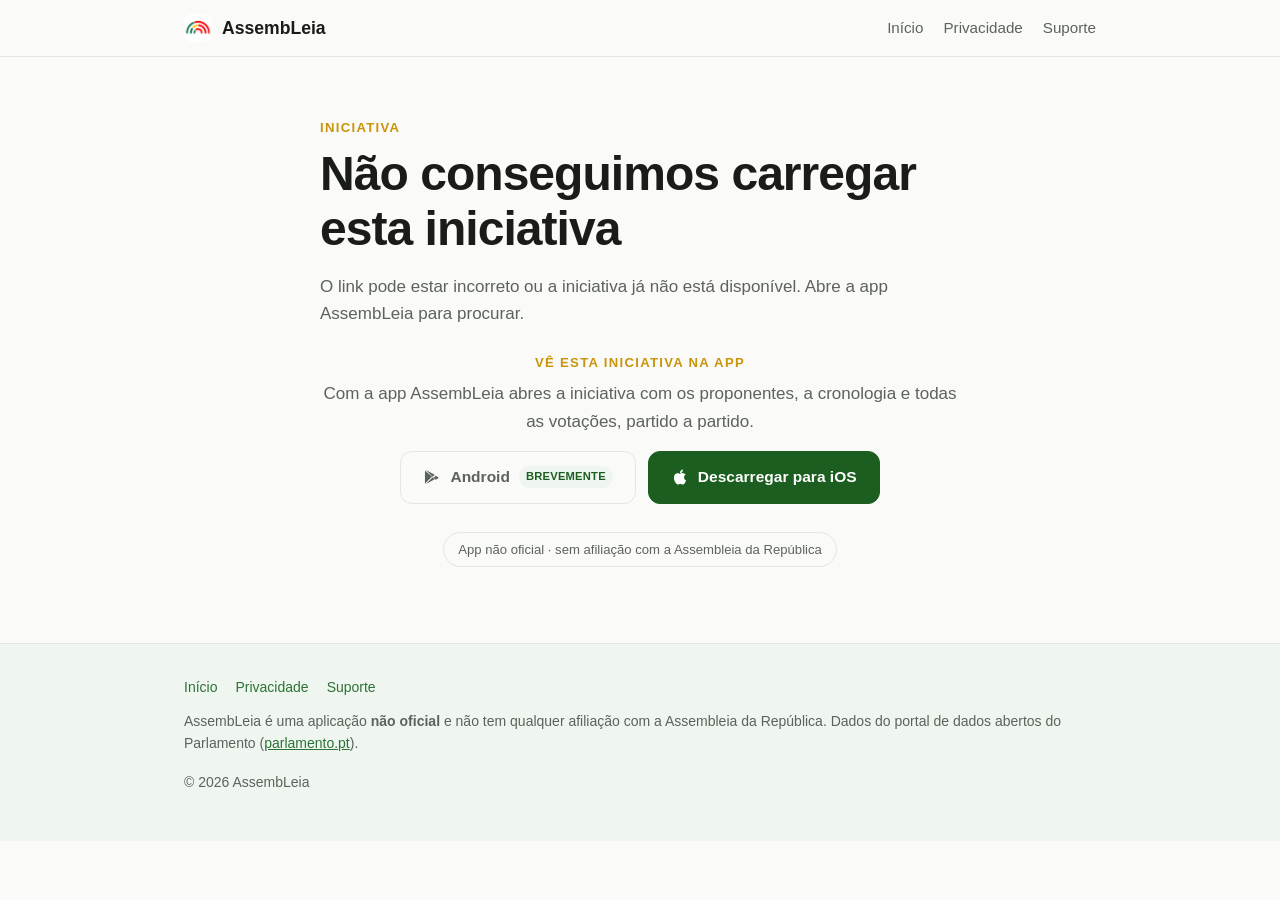
<file: iniciativa.html>
<!DOCTYPE html>
<html lang="pt">
<head>
  <meta charset="utf-8">
  <meta name="viewport" content="width=device-width, initial-scale=1">
  <title>Iniciativa - AssembLeia</title>
  <meta name="description" content="Vê esta iniciativa legislativa na app AssembLeia: proponentes, votações e resumo.">
  <link rel="icon" type="image/png" href="icon.png?v=3">
  <link rel="apple-touch-icon" href="icon.png?v=3">
  <link rel="stylesheet" href="styles.css">
  <!-- Generic preview (link crawlers don't run JS, so this stays app-branded). -->
  <meta property="og:title" content="AssembLeia">
  <meta property="og:description" content="Uma iniciativa da Assembleia da República, na app AssembLeia.">
  <meta property="og:image" content="icon.png?v=3">
  <meta property="og:type" content="website">
  <style>
    .initiative { max-width: 640px; margin: 0 auto; }
    .initiative .meta { color: var(--muted, #667); font-size: .95rem; margin: .35rem 0 1rem; }
    .initiative .meta span + span::before { content: " · "; opacity: .5; }
    .vote-badge {
      display: inline-block; font-size: .8rem; font-weight: 600; padding: .18rem .6rem;
      border-radius: 999px; margin-bottom: .6rem; color: #fff;
    }
    .vote-badge.ok { background: #149E8C; }
    .vote-badge.no { background: #E06060; }
    .vote-badge.neutral { background: #7a869a; }
    .tema-tags { display: flex; flex-wrap: wrap; gap: .4rem; margin: 1rem 0; }
    .tema-tag {
      font-size: .8rem; padding: .2rem .6rem; border-radius: 999px;
      background: rgba(20,158,140,.12); color: #0f7a6c;
    }
    @media (prefers-color-scheme: dark) { .tema-tag { color: #4fd1bf; } }
    .initiative .summary { line-height: 1.6; }
    .initiative-skeleton { opacity: .5; }
    .open-note { margin-top: 1.5rem; }
  </style>
</head>
<body>
  <header class="site-header">
    <div class="container">
      <a class="brand" href="index.html">
        <picture>
          <source srcset="icon-dark.png?v=2" media="(prefers-color-scheme: dark)">
          <img src="icon.png?v=2" alt="" class="brand-mark" width="28" height="28">
        </picture>
        AssembLeia
      </a>
      <nav class="nav">
        <a href="index.html">Início</a>
        <a href="privacidade.html">Privacidade</a>
        <a href="suporte.html">Suporte</a>
      </nav>
    </div>
  </header>

  <main>
    <section class="section">
      <div class="container">
        <article class="initiative" id="card">
          <p class="initiative-skeleton">A carregar a iniciativa...</p>
        </article>

        <div class="initiative open-note section-center">
          <p class="tagline">Vê esta iniciativa na app</p>
          <p class="muted">Com a app AssembLeia abres a iniciativa com os proponentes, a cronologia e todas as votações, partido a partido.</p>
          <div class="cta">
            <span class="btn btn-disabled" aria-disabled="true">
              <svg viewBox="0 0 24 24" fill="currentColor" aria-hidden="true"><path d="M3.6 2.3 13 11.7l2.6-2.6L5.2 3.2a1.6 1.6 0 0 0-1.6-.9zM2.8 3.5A1.6 1.6 0 0 0 2.6 4v16c0 .2 0 .4.2.5l9.3-9.3zM17 10.4l2.8 1.6c.9.5.9 1.5 0 2L17 15.6 14.2 13zM3.6 21.7l9.4-9.4 2.6 2.6-10.4 5.9c-.5.3-1.1.3-1.6-.1z"/></svg>
              Android
              <span class="btn-badge">Brevemente</span>
            </span>
            <a class="btn btn-primary" href="https://apps.apple.com/pt/app/assembleia/id6779358001">
              <svg viewBox="0 0 24 24" fill="currentColor" aria-hidden="true"><path d="M18.71 19.5c-.83 1.24-1.71 2.45-3.05 2.47-1.34.03-1.77-.79-3.29-.79-1.53 0-2 .77-3.27.82-1.31.05-2.3-1.32-3.14-2.53C4.25 17 2.94 12.45 4.7 9.39c.87-1.52 2.43-2.48 4.12-2.51 1.28-.02 2.5.87 3.29.87.78 0 2.26-1.07 3.8-.91.65.03 2.47.26 3.64 1.98-.09.06-2.17 1.28-2.15 3.81.03 3.02 2.65 4.03 2.68 4.04-.03.07-.42 1.44-1.38 2.83M13 3.5c.73-.83 1.94-1.46 2.94-1.5.13 1.17-.34 2.35-1.04 3.19-.69.85-1.83 1.51-2.95 1.42-.15-1.15.41-2.35 1.05-3.11z"/></svg>
              Descarregar para iOS
            </a>
          </div>
          <p><span class="disclaimer-pill">App não oficial · sem afiliação com a Assembleia da República</span></p>
        </div>
      </div>
    </section>
  </main>

  <footer class="site-footer">
    <div class="container">
      <div class="footer-links">
        <a href="index.html">Início</a>
        <a href="privacidade.html">Privacidade</a>
        <a href="suporte.html">Suporte</a>
      </div>
      <p>AssembLeia é uma aplicação <strong>não oficial</strong> e não tem qualquer afiliação com a Assembleia da República. Dados do portal de dados abertos do Parlamento (<a href="https://www.parlamento.pt">parlamento.pt</a>).</p>
      <p>© 2026 AssembLeia</p>
    </div>
  </footer>

  <script>
    const SUPABASE_URL = "https://fnvtibybkxujurxrilfg.supabase.co";
    const SUPABASE_KEY = "sb_publishable_BAYxTO8BAW_WG1ng5zCnqg_uu8LqZDj";
    const card = document.getElementById("card");

    const esc = (s) => String(s ?? "").replace(/[&<>"]/g, (c) =>
      ({ "&": "&amp;", "<": "&lt;", ">": "&gt;", '"': "&quot;" }[c]));

    function voteBadge(r) {
      if (!r) return "";
      const low = r.toLowerCase();
      const cls = low.includes("provad") ? "ok" : (low.includes("ejeit") ? "no" : "neutral");
      return `<span class="vote-badge ${cls}">${esc(r)}</span>`;
    }

    function fmtDate(d) {
      if (!d) return "";
      const parsed = new Date(d);
      if (isNaN(parsed)) return "";
      return parsed.toLocaleDateString("pt-PT", { day: "numeric", month: "long", year: "numeric" });
    }

    function renderNotFound() {
      card.innerHTML = `
        <p class="tagline">Iniciativa</p>
        <h1>Não conseguimos carregar esta iniciativa</h1>
        <p class="muted">O link pode estar incorreto ou a iniciativa já não está disponível. Abre a app AssembLeia para procurar.</p>`;
    }

    async function load() {
      const id = (location.pathname.match(/\/iniciativa\/(\d+)/) || [])[1];
      if (!id) { renderNotFound(); return; }
      try {
        const res = await fetch(
          `${SUPABASE_URL}/rest/v1/iniciativas?id=eq.${id}&select=titulo,tipo,legislatura,data,resultado,summary,temas`,
          { headers: { apikey: SUPABASE_KEY } }
        );
        const rows = await res.json();
        const it = rows && rows[0];
        if (!it) { renderNotFound(); return; }

        document.title = `${it.titulo} - AssembLeia`;

        const meta = [];
        if (it.tipo) meta.push(`<span>${esc(it.tipo)}</span>`);
        if (it.legislatura) meta.push(`<span>Legislatura ${esc(it.legislatura)}</span>`);
        meta.push(`<span>#${esc(id)}</span>`);
        const d = fmtDate(it.data);
        if (d) meta.push(`<span>${esc(d)}</span>`);

        const temas = Array.isArray(it.temas) && it.temas.length
          ? `<div class="tema-tags">${it.temas.map((t) => `<span class="tema-tag">${esc(t)}</span>`).join("")}</div>`
          : "";

        const summary = it.summary
          ? `<p class="summary">${esc(it.summary)}</p>`
          : "";

        card.innerHTML = `
          ${voteBadge(it.resultado)}
          <h1>${esc(it.titulo)}</h1>
          <p class="meta">${meta.join("")}</p>
          ${temas}
          ${summary}`;
      } catch (e) {
        renderNotFound();
      }
    }

    load();
  </script>
</body>
</html>
</file>
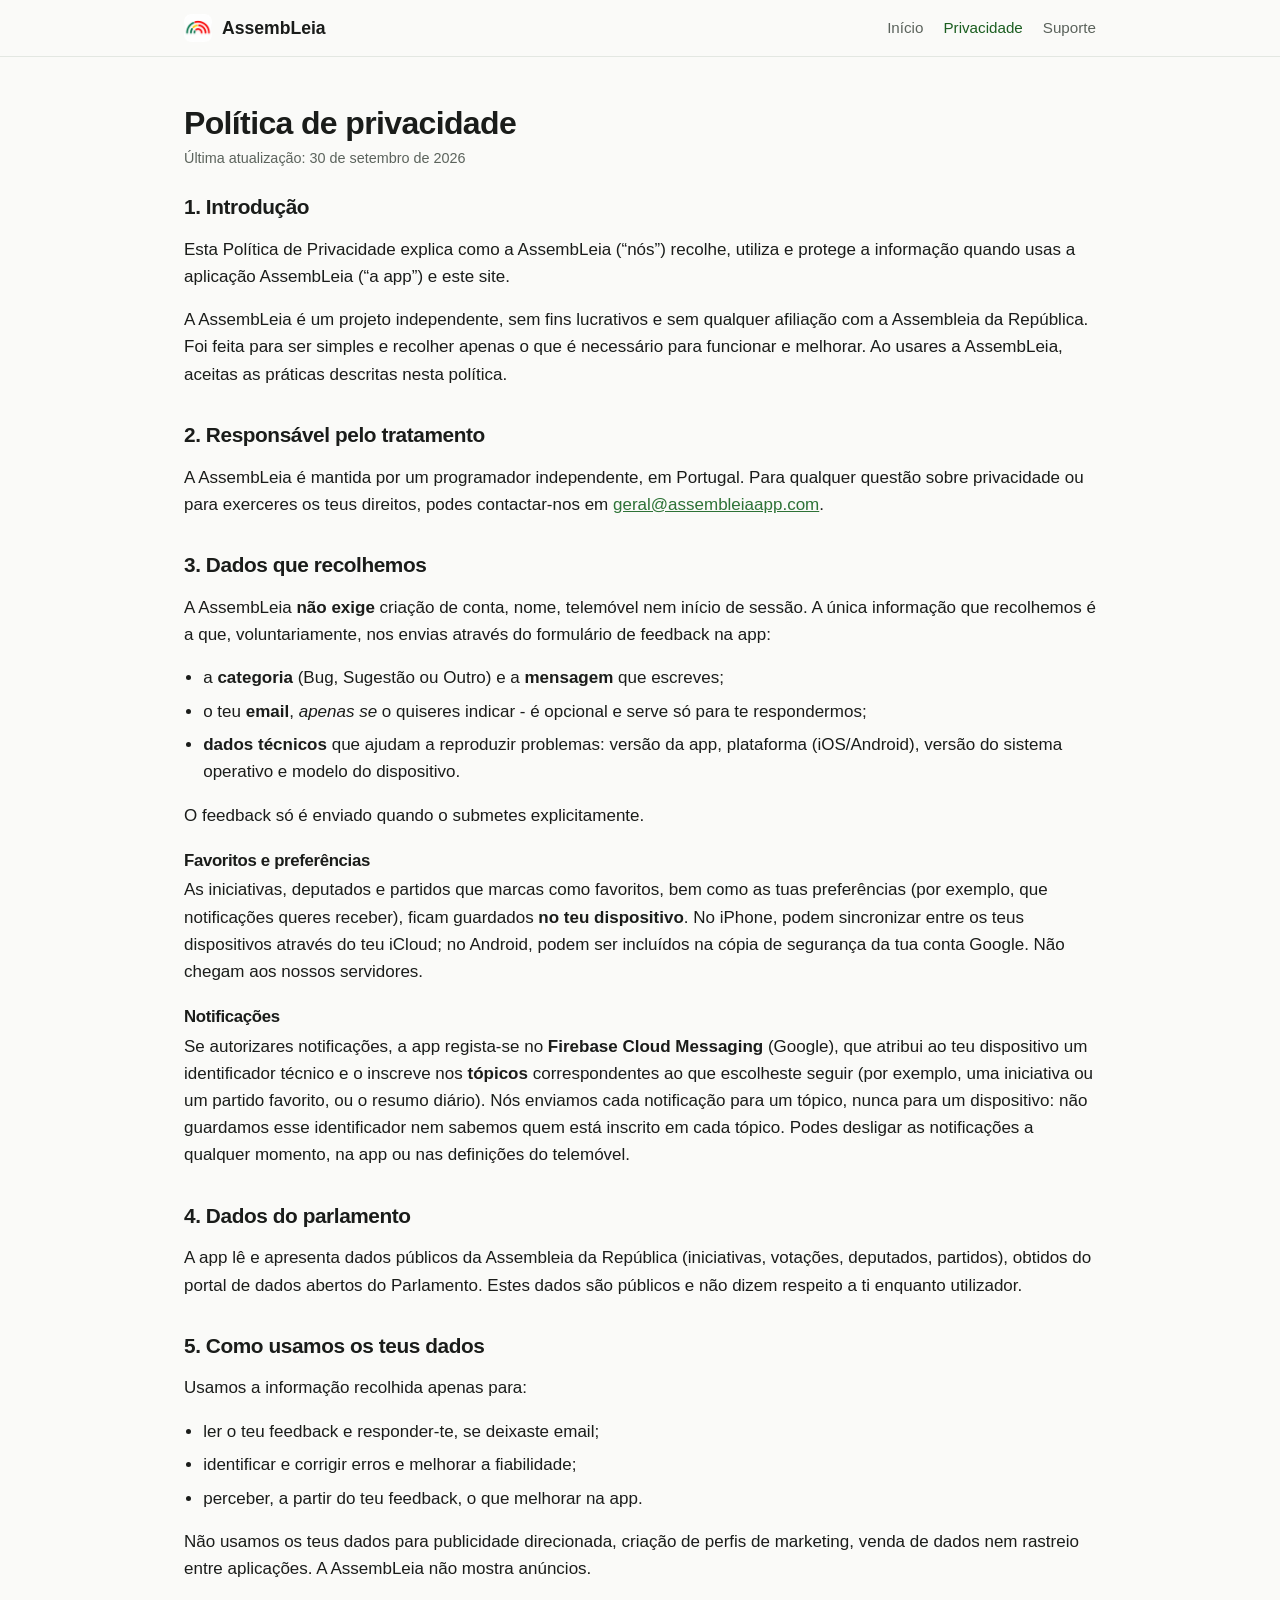
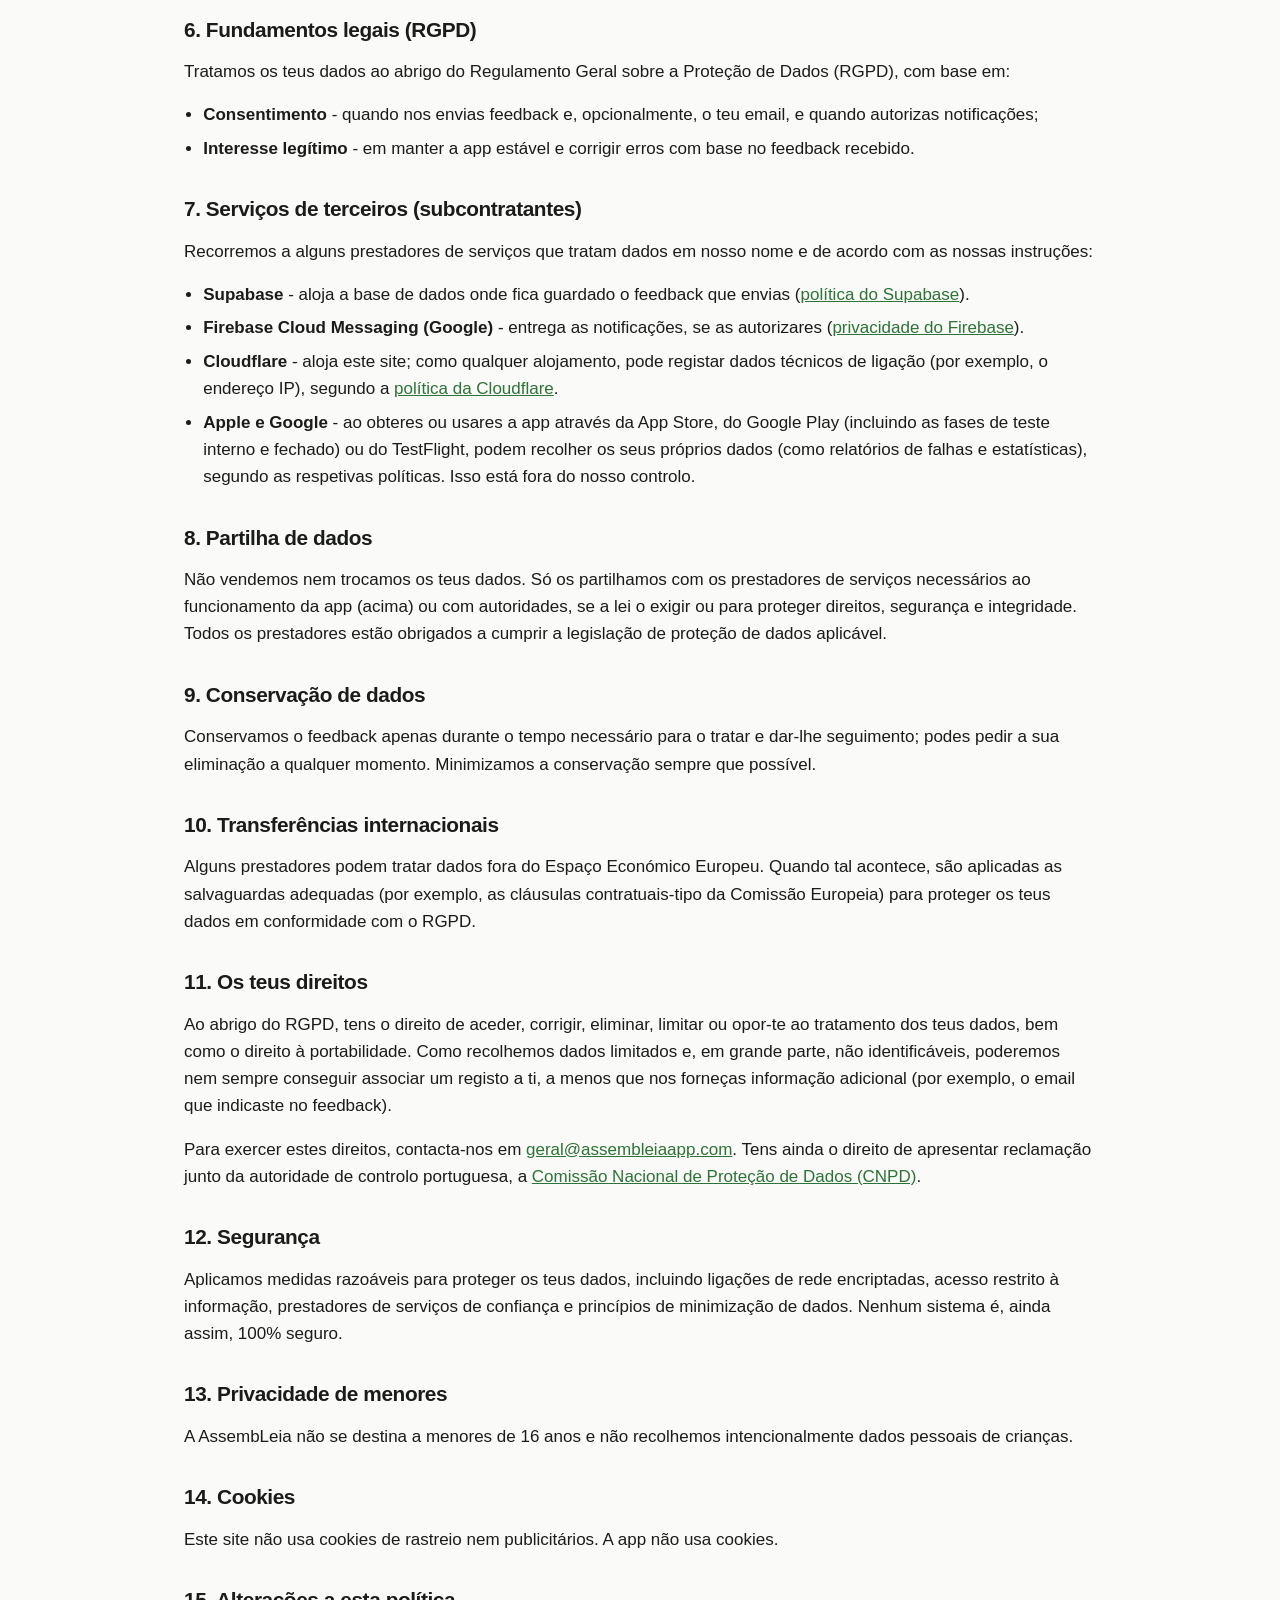
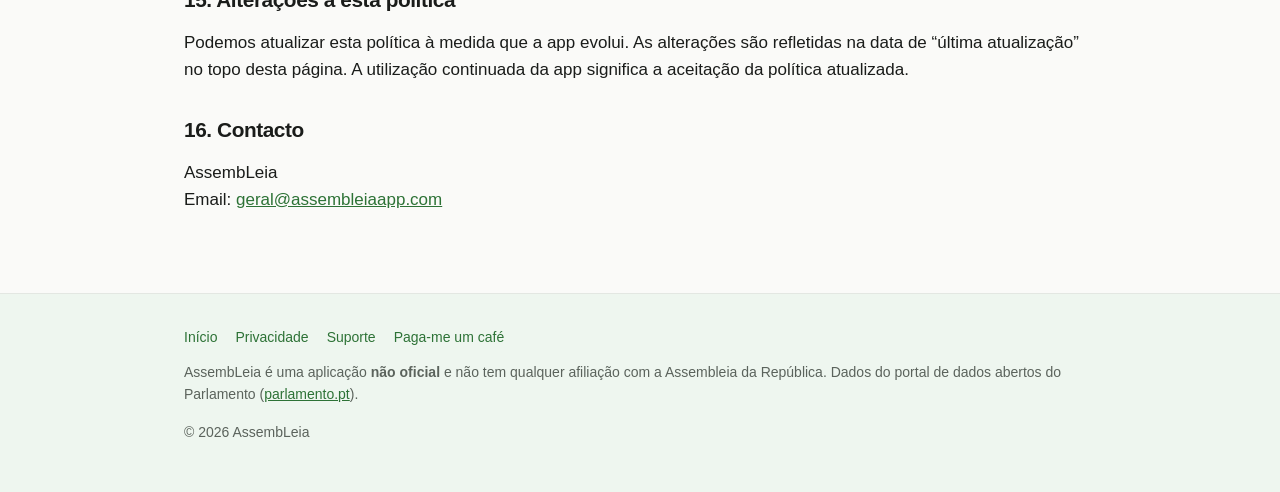
<file: privacidade.html>
<!DOCTYPE html>
<html lang="pt">
<head>
  <meta charset="utf-8">
  <meta name="viewport" content="width=device-width, initial-scale=1">
  <title>Privacidade - AssembLeia</title>
  <meta name="description" content="Política de privacidade da app AssembLeia: que dados recolhemos, como os usamos, com quem os partilhamos e os teus direitos ao abrigo do RGPD.">
  <link rel="icon" type="image/png" href="icon.png?v=3">
  <meta name="apple-itunes-app" content="app-id=6779358001">
  <link rel="stylesheet" href="styles.css">
</head>
<body>
  <header class="site-header">
    <div class="container">
      <a class="brand" href="index.html">
        <picture>
          <source srcset="icon-dark.png?v=2" media="(prefers-color-scheme: dark)">
          <img src="icon.png?v=2" alt="" class="brand-mark" width="28" height="28">
        </picture>
        AssembLeia
      </a>
      <nav class="nav">
        <a href="index.html">Início</a>
        <a href="privacidade.html" aria-current="page">Privacidade</a>
        <a href="suporte.html">Suporte</a>
      </nav>
    </div>
  </header>

  <main class="prose">
    <div class="container">
      <h1>Política de privacidade</h1>
      <p class="updated">Última atualização: 30 de setembro de 2026</p>

      <h2>1. Introdução</h2>
      <p>Esta Política de Privacidade explica como a AssembLeia (“nós”) recolhe, utiliza e protege a informação quando usas a aplicação AssembLeia (“a app”) e este site.</p>
      <p>A AssembLeia é um projeto independente, sem fins lucrativos e sem qualquer afiliação com a Assembleia da República. Foi feita para ser simples e recolher apenas o que é necessário para funcionar e melhorar. Ao usares a AssembLeia, aceitas as práticas descritas nesta política.</p>

      <h2>2. Responsável pelo tratamento</h2>
      <p>A AssembLeia é mantida por um programador independente, em Portugal. Para qualquer questão sobre privacidade ou para exerceres os teus direitos, podes contactar-nos em <a href="mailto:geral@assembleiaapp.com">geral@assembleiaapp.com</a>.</p>

      <h2>3. Dados que recolhemos</h2>
      <p>A AssembLeia <strong>não exige</strong> criação de conta, nome, telemóvel nem início de sessão. A única informação que recolhemos é a que, voluntariamente, nos envias através do formulário de feedback na app:</p>
      <ul>
        <li>a <strong>categoria</strong> (Bug, Sugestão ou Outro) e a <strong>mensagem</strong> que escreves;</li>
        <li>o teu <strong>email</strong>, <em>apenas se</em> o quiseres indicar - é opcional e serve só para te respondermos;</li>
        <li><strong>dados técnicos</strong> que ajudam a reproduzir problemas: versão da app, plataforma (iOS/Android), versão do sistema operativo e modelo do dispositivo.</li>
      </ul>
      <p>O feedback só é enviado quando o submetes explicitamente.</p>
      <h3>Favoritos e preferências</h3>
      <p>As iniciativas, deputados e partidos que marcas como favoritos, bem como as tuas preferências (por exemplo, que notificações queres receber), ficam guardados <strong>no teu dispositivo</strong>. No iPhone, podem sincronizar entre os teus dispositivos através do teu iCloud; no Android, podem ser incluídos na cópia de segurança da tua conta Google. Não chegam aos nossos servidores.</p>
      <h3>Notificações</h3>
      <p>Se autorizares notificações, a app regista-se no <strong>Firebase Cloud Messaging</strong> (Google), que atribui ao teu dispositivo um identificador técnico e o inscreve nos <strong>tópicos</strong> correspondentes ao que escolheste seguir (por exemplo, uma iniciativa ou um partido favorito, ou o resumo diário). Nós enviamos cada notificação para um tópico, nunca para um dispositivo: não guardamos esse identificador nem sabemos quem está inscrito em cada tópico. Podes desligar as notificações a qualquer momento, na app ou nas definições do telemóvel.</p>

      <h2>4. Dados do parlamento</h2>
      <p>A app lê e apresenta dados públicos da Assembleia da República (iniciativas, votações, deputados, partidos), obtidos do portal de dados abertos do Parlamento. Estes dados são públicos e não dizem respeito a ti enquanto utilizador.</p>

      <h2>5. Como usamos os teus dados</h2>
      <p>Usamos a informação recolhida apenas para:</p>
      <ul>
        <li>ler o teu feedback e responder-te, se deixaste email;</li>
        <li>identificar e corrigir erros e melhorar a fiabilidade;</li>
        <li>perceber, a partir do teu feedback, o que melhorar na app.</li>
      </ul>
      <p>Não usamos os teus dados para publicidade direcionada, criação de perfis de marketing, venda de dados nem rastreio entre aplicações. A AssembLeia não mostra anúncios.</p>

      <h2>6. Fundamentos legais (RGPD)</h2>
      <p>Tratamos os teus dados ao abrigo do Regulamento Geral sobre a Proteção de Dados (RGPD), com base em:</p>
      <ul>
        <li><strong>Consentimento</strong> - quando nos envias feedback e, opcionalmente, o teu email, e quando autorizas notificações;</li>
        <li><strong>Interesse legítimo</strong> - em manter a app estável e corrigir erros com base no feedback recebido.</li>
      </ul>

      <h2>7. Serviços de terceiros (subcontratantes)</h2>
      <p>Recorremos a alguns prestadores de serviços que tratam dados em nosso nome e de acordo com as nossas instruções:</p>
      <ul>
        <li><strong>Supabase</strong> - aloja a base de dados onde fica guardado o feedback que envias (<a href="https://supabase.com/privacy">política do Supabase</a>).</li>
        <li><strong>Firebase Cloud Messaging (Google)</strong> - entrega as notificações, se as autorizares (<a href="https://firebase.google.com/support/privacy">privacidade do Firebase</a>).</li>
        <li><strong>Cloudflare</strong> - aloja este site; como qualquer alojamento, pode registar dados técnicos de ligação (por exemplo, o endereço IP), segundo a <a href="https://www.cloudflare.com/privacypolicy/">política da Cloudflare</a>.</li>
        <li><strong>Apple e Google</strong> - ao obteres ou usares a app através da App Store, do Google Play (incluindo as fases de teste interno e fechado) ou do TestFlight, podem recolher os seus próprios dados (como relatórios de falhas e estatísticas), segundo as respetivas políticas. Isso está fora do nosso controlo.</li>
      </ul>

      <h2>8. Partilha de dados</h2>
      <p>Não vendemos nem trocamos os teus dados. Só os partilhamos com os prestadores de serviços necessários ao funcionamento da app (acima) ou com autoridades, se a lei o exigir ou para proteger direitos, segurança e integridade. Todos os prestadores estão obrigados a cumprir a legislação de proteção de dados aplicável.</p>

      <h2>9. Conservação de dados</h2>
      <p>Conservamos o feedback apenas durante o tempo necessário para o tratar e dar-lhe seguimento; podes pedir a sua eliminação a qualquer momento. Minimizamos a conservação sempre que possível.</p>

      <h2>10. Transferências internacionais</h2>
      <p>Alguns prestadores podem tratar dados fora do Espaço Económico Europeu. Quando tal acontece, são aplicadas as salvaguardas adequadas (por exemplo, as cláusulas contratuais-tipo da Comissão Europeia) para proteger os teus dados em conformidade com o RGPD.</p>

      <h2>11. Os teus direitos</h2>
      <p>Ao abrigo do RGPD, tens o direito de aceder, corrigir, eliminar, limitar ou opor-te ao tratamento dos teus dados, bem como o direito à portabilidade. Como recolhemos dados limitados e, em grande parte, não identificáveis, poderemos nem sempre conseguir associar um registo a ti, a menos que nos forneças informação adicional (por exemplo, o email que indicaste no feedback).</p>
      <p>Para exercer estes direitos, contacta-nos em <a href="mailto:geral@assembleiaapp.com">geral@assembleiaapp.com</a>. Tens ainda o direito de apresentar reclamação junto da autoridade de controlo portuguesa, a <a href="https://www.cnpd.pt">Comissão Nacional de Proteção de Dados (CNPD)</a>.</p>

      <h2>12. Segurança</h2>
      <p>Aplicamos medidas razoáveis para proteger os teus dados, incluindo ligações de rede encriptadas, acesso restrito à informação, prestadores de serviços de confiança e princípios de minimização de dados. Nenhum sistema é, ainda assim, 100% seguro.</p>

      <h2>13. Privacidade de menores</h2>
      <p>A AssembLeia não se destina a menores de 16 anos e não recolhemos intencionalmente dados pessoais de crianças.</p>

      <h2>14. Cookies</h2>
      <p>Este site não usa cookies de rastreio nem publicitários. A app não usa cookies.</p>

      <h2>15. Alterações a esta política</h2>
      <p>Podemos atualizar esta política à medida que a app evolui. As alterações são refletidas na data de “última atualização” no topo desta página. A utilização continuada da app significa a aceitação da política atualizada.</p>

      <h2>16. Contacto</h2>
      <p>AssembLeia<br>Email: <a href="mailto:geral@assembleiaapp.com">geral@assembleiaapp.com</a></p>
    </div>
  </main>

  <footer class="site-footer">
    <div class="container">
      <div class="footer-links">
        <a href="index.html">Início</a>
        <a href="privacidade.html">Privacidade</a>
        <a href="suporte.html">Suporte</a>
        <a href="https://buymeacoffee.com/elisioff" target="_blank" rel="noopener">Paga-me um café</a>
      </div>
      <p>AssembLeia é uma aplicação <strong>não oficial</strong> e não tem qualquer afiliação com a Assembleia da República. Dados do portal de dados abertos do Parlamento (<a href="https://www.parlamento.pt">parlamento.pt</a>).</p>
      <p>© 2026 AssembLeia</p>
    </div>
  </footer>
</body>
</html>
</file>
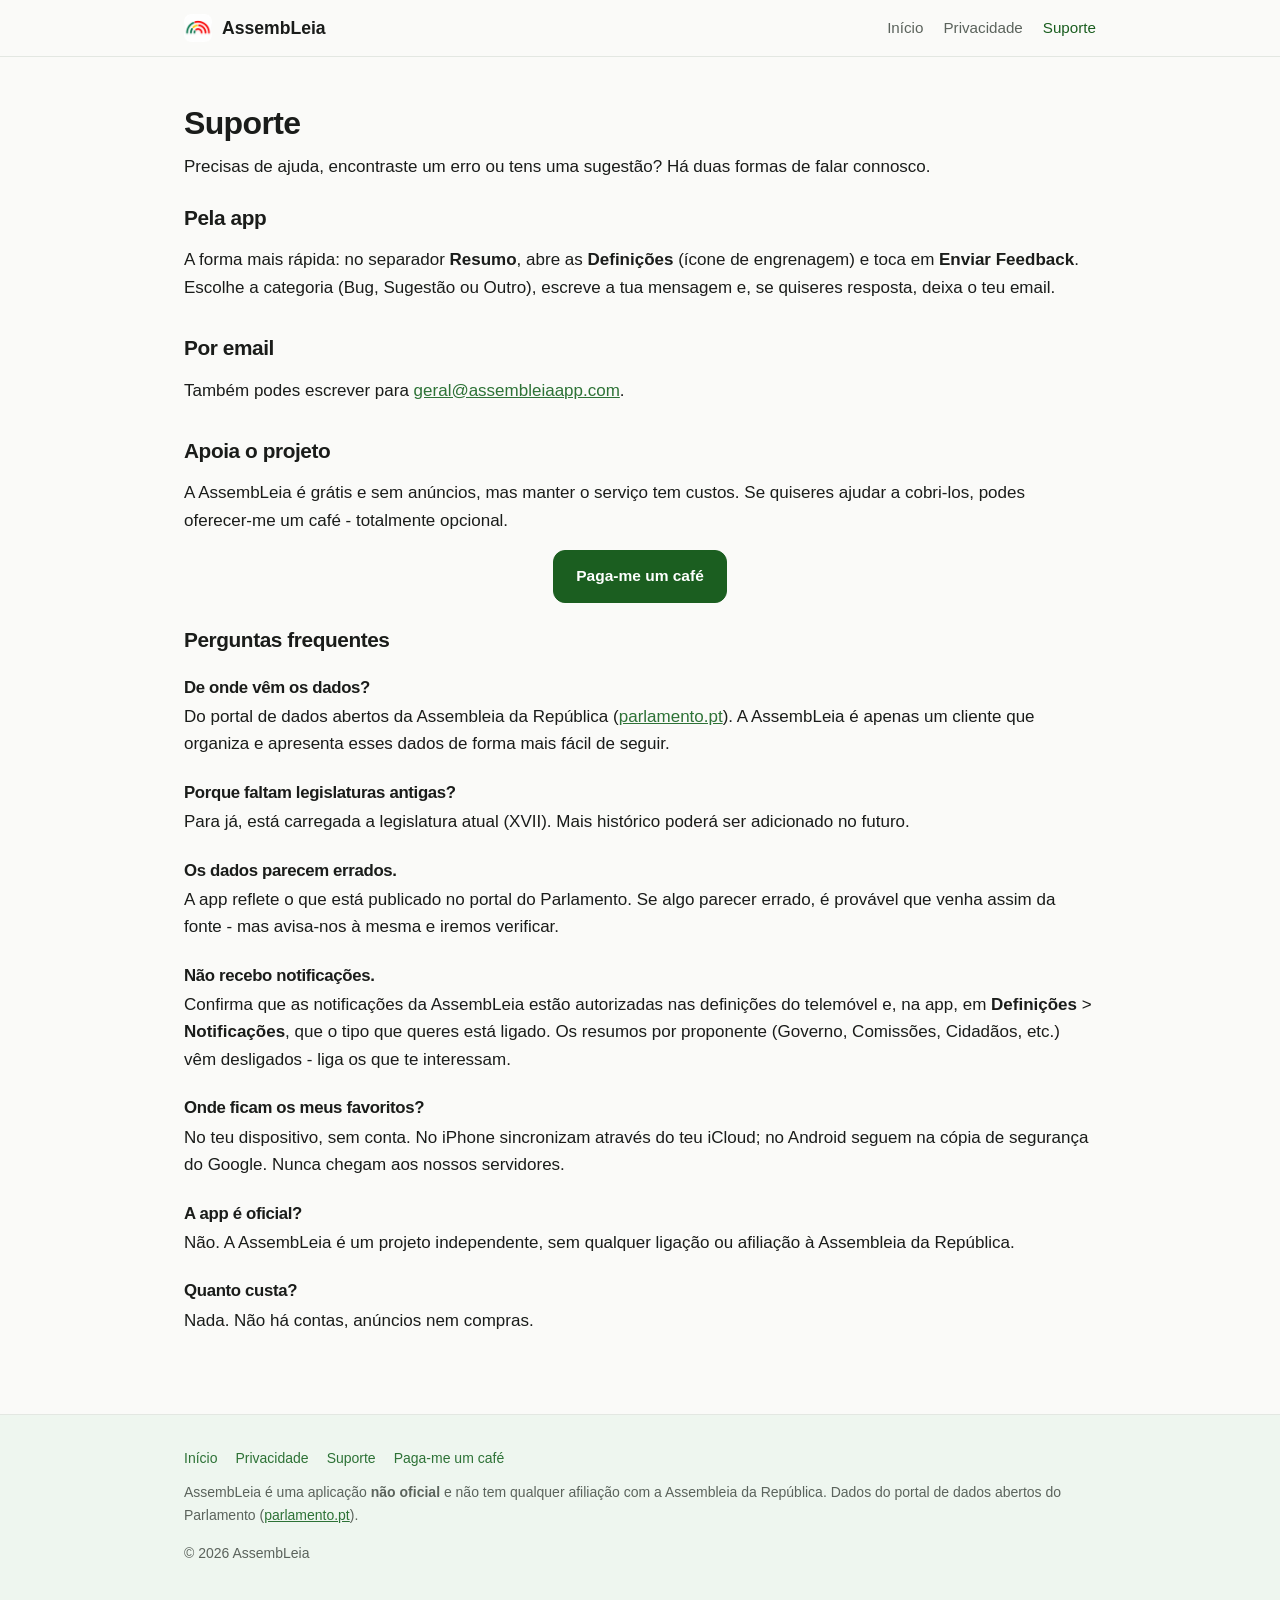
<file: suporte.html>
<!DOCTYPE html>
<html lang="pt">
<head>
  <meta charset="utf-8">
  <meta name="viewport" content="width=device-width, initial-scale=1">
  <title>Suporte - AssembLeia</title>
  <meta name="description" content="Ajuda e contacto para a app AssembLeia. Envia feedback pela app ou por email, e vê as perguntas frequentes.">
  <link rel="icon" type="image/png" href="icon.png?v=3">
  <meta name="apple-itunes-app" content="app-id=6779358001">
  <link rel="stylesheet" href="styles.css">
</head>
<body>
  <header class="site-header">
    <div class="container">
      <a class="brand" href="index.html">
        <picture>
          <source srcset="icon-dark.png?v=2" media="(prefers-color-scheme: dark)">
          <img src="icon.png?v=2" alt="" class="brand-mark" width="28" height="28">
        </picture>
        AssembLeia
      </a>
      <nav class="nav">
        <a href="index.html">Início</a>
        <a href="privacidade.html">Privacidade</a>
        <a href="suporte.html" aria-current="page">Suporte</a>
      </nav>
    </div>
  </header>

  <main class="prose">
    <div class="container">
      <h1>Suporte</h1>
      <p>Precisas de ajuda, encontraste um erro ou tens uma sugestão? Há duas formas de falar connosco.</p>

      <h2>Pela app</h2>
      <p>A forma mais rápida: no separador <strong>Resumo</strong>, abre as <strong>Definições</strong> (ícone de engrenagem) e toca em <strong>Enviar Feedback</strong>. Escolhe a categoria (Bug, Sugestão ou Outro), escreve a tua mensagem e, se quiseres resposta, deixa o teu email.</p>

      <h2>Por email</h2>
      <p>Também podes escrever para <a href="mailto:geral@assembleiaapp.com">geral@assembleiaapp.com</a>.</p>

      <h2>Apoia o projeto</h2>
      <p>A AssembLeia é grátis e sem anúncios, mas manter o serviço tem custos. Se quiseres ajudar a cobri-los, podes oferecer-me um café - totalmente opcional.</p>
      <div class="cta">
        <a class="btn btn-primary" href="https://buymeacoffee.com/elisioff" target="_blank" rel="noopener">
          Paga-me um café
        </a>
      </div>

      <section class="faq">
        <h2>Perguntas frequentes</h2>

        <h3>De onde vêm os dados?</h3>
        <p>Do portal de dados abertos da Assembleia da República (<a href="https://www.parlamento.pt">parlamento.pt</a>). A AssembLeia é apenas um cliente que organiza e apresenta esses dados de forma mais fácil de seguir.</p>

        <h3>Porque faltam legislaturas antigas?</h3>
        <p>Para já, está carregada a legislatura atual (XVII). Mais histórico poderá ser adicionado no futuro.</p>

        <h3>Os dados parecem errados.</h3>
        <p>A app reflete o que está publicado no portal do Parlamento. Se algo parecer errado, é provável que venha assim da fonte - mas avisa-nos à mesma e iremos verificar.</p>

        <h3>Não recebo notificações.</h3>
        <p>Confirma que as notificações da AssembLeia estão autorizadas nas definições do telemóvel e, na app, em <strong>Definições</strong> &gt; <strong>Notificações</strong>, que o tipo que queres está ligado. Os resumos por proponente (Governo, Comissões, Cidadãos, etc.) vêm desligados - liga os que te interessam.</p>
        <h3>Onde ficam os meus favoritos?</h3>
        <p>No teu dispositivo, sem conta. No iPhone sincronizam através do teu iCloud; no Android seguem na cópia de segurança do Google. Nunca chegam aos nossos servidores.</p>
        <h3>A app é oficial?</h3>
        <p>Não. A AssembLeia é um projeto independente, sem qualquer ligação ou afiliação à Assembleia da República.</p>

        <h3>Quanto custa?</h3>
        <p>Nada. Não há contas, anúncios nem compras.</p>
      </section>
    </div>
  </main>

  <footer class="site-footer">
    <div class="container">
      <div class="footer-links">
        <a href="index.html">Início</a>
        <a href="privacidade.html">Privacidade</a>
        <a href="suporte.html">Suporte</a>
        <a href="https://buymeacoffee.com/elisioff" target="_blank" rel="noopener">Paga-me um café</a>
      </div>
      <p>AssembLeia é uma aplicação <strong>não oficial</strong> e não tem qualquer afiliação com a Assembleia da República. Dados do portal de dados abertos do Parlamento (<a href="https://www.parlamento.pt">parlamento.pt</a>).</p>
      <p>© 2026 AssembLeia</p>
    </div>
  </footer>
</body>
</html>
</file>
<file: styles.css>
/* AssembLeia — product site. Flat, light, dependency-free. */

:root {
  --green:       #2d7236;
  --green-dark:  #1b5e20;
  --green-light: #eef6ef;
  --gold:        #c9940a;
  --red-app:     #c14040;
  --ink:         #1a1c1a;
  --muted:       #5b635c;
  --bg:          #fafaf8;
  --border:      #e3e7e2;
  --surface:     #ffffff;
  --radius:      12px;
  --radius-lg:   20px;
  --maxw:        960px;
  --font: -apple-system, BlinkMacSystemFont, "Segoe UI", Roboto, Helvetica, Arial, sans-serif;
  /* Rainbow arc colours — overridden in dark mode */
  --arc-green: #2d7236;
  --arc-gold:  #c9940a;
  --arc-red:   #c14040;
}

* { box-sizing: border-box; }
html { -webkit-text-size-adjust: 100%; }

body {
  margin: 0;
  font-family: var(--font);
  color: var(--ink);
  background: var(--bg);
  line-height: 1.6;
  font-size: 17px;
}

a { color: var(--green); }

h1, h2, h3 { line-height: 1.15; letter-spacing: -0.02em; }
h1 { font-size: 3rem; margin: 0 0 0.35em; }
h2 { font-size: 1.6rem; margin: 0 0 0.8em; }
h3 { font-size: 1.05rem; margin: 0 0 0.35em; }

p { margin: 0 0 1rem; }

.container { max-width: var(--maxw); margin: 0 auto; padding: 0 24px; }

.muted  { color: var(--muted); }
.small  { font-size: 0.9rem; }

/* ---- Header ---- */
.site-header {
  position: sticky;
  top: 0;
  z-index: 100;
  border-bottom: 1px solid var(--border);
  background: rgba(250, 250, 248, 0.9);
  backdrop-filter: blur(14px);
  -webkit-backdrop-filter: blur(14px);
}
.site-header .container {
  display: flex;
  align-items: center;
  justify-content: space-between;
  gap: 16px;
  flex-wrap: wrap;
  padding-top: 14px;
  padding-bottom: 14px;
}
.brand {
  display: inline-flex;
  align-items: center;
  gap: 10px;
  font-weight: 700;
  font-size: 1.1rem;
  color: var(--ink);
  text-decoration: none;
}
.brand svg { width: 28px; height: 28px; }
.brand-mark { width: 28px; height: 28px; border-radius: 6px; display: block; }
.nav { display: flex; gap: 20px; }
.nav a { color: var(--muted); text-decoration: none; font-size: 0.95rem; transition: color 0.15s; }
.nav a:hover, .nav a[aria-current="page"] { color: var(--green-dark); }

/* ---- Hero ---- */
.hero {
  padding: 72px 0 64px;
  text-align: center;
  background: linear-gradient(180deg, #ffffff 0%, var(--bg) 100%);
}
.hero-icon {
  width: 116px;
  height: 116px;
  border-radius: 26px;
  margin-bottom: 24px;
  box-shadow:
    0 2px 8px rgba(0,0,0,0.10),
    0 8px 28px rgba(0,0,0,0.12);
}
.tagline {
  color: var(--gold);
  font-weight: 700;
  font-size: 0.82rem;
  letter-spacing: 0.1em;
  text-transform: uppercase;
  margin: 0 0 0.6em;
}
.hero p.lead {
  font-size: 1.2rem;
  color: var(--muted);
  max-width: 36rem;
  margin: 0 auto 2.2rem;
}

/* ---- Buttons ---- */
.cta { display: flex; gap: 12px; justify-content: center; flex-wrap: wrap; }
.btn {
  display: inline-flex;
  align-items: center;
  gap: 9px;
  padding: 13px 22px;
  border-radius: var(--radius);
  text-decoration: none;
  font-weight: 600;
  font-size: 0.97rem;
  transition: transform 0.15s, box-shadow 0.15s, background 0.15s;
  border: 1.5px solid var(--green-dark);
}
.btn-primary { background: var(--green-dark); color: #fff; }
.btn-primary:hover {
  background: #154a19;
  border-color: #154a19;
  transform: translateY(-1px);
  box-shadow: 0 4px 16px rgba(27,94,32,0.28);
}
.btn-secondary { background: transparent; color: var(--green-dark); }
.btn-secondary:hover { background: var(--green-light); transform: translateY(-1px); }
.btn svg { width: 18px; height: 18px; flex-shrink: 0; }

.btn-disabled {
  background: transparent;
  color: var(--muted);
  border-color: var(--border);
  cursor: default;
}
.btn-badge {
  font-size: 0.7rem;
  font-weight: 700;
  letter-spacing: 0.02em;
  text-transform: uppercase;
  padding: 2px 7px;
  border-radius: 999px;
  background: var(--green-light);
  color: var(--green-dark);
}
.btn-badge.badge-on-primary { background: rgba(255,255,255,0.22); color: #fff; }
.cta-note {
  margin-top: 14px;
  font-size: 0.88rem;
  color: var(--muted);
}

.disclaimer-pill {
  display: inline-block;
  margin-top: 28px;
  padding: 6px 14px;
  border: 1px solid var(--border);
  border-radius: 999px;
  font-size: 0.82rem;
  color: var(--muted);
}

/* ---- Section scaffolding ---- */
.section { padding: 60px 0; }
.section-center { text-align: center; }
.section-soft {
  background: var(--green-light);
  border-top: 1px solid var(--border);
  border-bottom: 1px solid var(--border);
}

/* Constrains prose width inside centered sections for comfortable reading */
.measure { max-width: 46rem; margin: 0 auto; }
.measure p:last-child { margin-bottom: 0; }
.faq { text-align: left; }

/* ---- Feature cards ---- */
.grid {
  display: grid;
  grid-template-columns: repeat(auto-fit, minmax(210px, 1fr));
  gap: 16px;
  margin-top: 8px;
}
.card {
  background: var(--surface);
  border: 1px solid var(--border);
  border-radius: var(--radius-lg);
  padding: 24px;
  transition: box-shadow 0.2s, transform 0.2s;
}
.card:hover {
  box-shadow: 0 6px 24px rgba(0,0,0,0.08);
  transform: translateY(-2px);
}
.icon-chip {
  width: 44px;
  height: 44px;
  border-radius: 12px;
  display: flex;
  align-items: center;
  justify-content: center;
  margin-bottom: 14px;
}
.icon-chip svg { width: 22px; height: 22px; }
.chip-green { background: #d3ead8; color: #1b5e20; }
.chip-gold  { background: #fdefc3; color: #7c5800; }
.chip-red   { background: #f9dada; color: #832020; }
.chip-dark  { background: #252825; color: #fff; }

.card h3 { margin: 0 0 0.35em; }
.card p  { margin: 0; color: var(--muted); font-size: 0.96rem; }

/* ---- Screenshots ---- */
.screenshots-section { background: var(--surface); }
.screenshots-intro { color: var(--muted); margin-top: -0.2rem; }

.screenshots-strip {
  display: flex;
  gap: 24px;
  overflow-x: auto;
  padding: 20px 0 12px;
  scrollbar-width: thin;
  scrollbar-color: var(--border) transparent;
}
/* Centred when the strip fits, scrollable from the first phone when it doesn't
   (justify-content: center would clip the left end of an overflowing strip). */
.phone-wrap:first-child { margin-left: auto; }
.phone-wrap:last-child { margin-right: auto; }
.phone-wrap { flex: 0 0 auto; margin: 0; display: flex; flex-direction: column; align-items: center; gap: 12px; }
.phone-frame {
  width: 148px;
  aspect-ratio: 9 / 19.5;
  border: 6px solid #1c1c1e;
  border-radius: 28px;
  overflow: hidden;
  position: relative;
  background: #1c1c1e;
  box-shadow: 0 8px 28px rgba(0,0,0,0.16);
}
.phone-frame picture { display: block; width: 100%; height: 100%; }
.phone-screen {
  width: 100%;
  height: 100%;
  object-fit: cover;
  object-position: top center;
  display: block;
}
.phone-label {
  font-size: 0.84rem;
  color: var(--muted);
  text-align: center;
  font-weight: 600;
}

/* ---- Prose (privacy / support pages) ---- */
.prose { padding: 48px 0 64px; }
.prose h1 { font-size: 2rem; }
.prose h2 { font-size: 1.3rem; margin-top: 2.2rem; }
.prose h2:first-of-type { margin-top: 1.6rem; }
.prose h3 { margin-top: 1.4rem; }
.prose ul { padding-left: 1.2rem; margin: 0 0 1rem; }
.prose li { margin-bottom: 0.4rem; }
.prose .updated { color: var(--muted); font-size: 0.9rem; margin-top: -0.4rem; }
.faq h3 { margin-top: 1.6rem; }

/* ---- Footer ---- */
.site-footer {
  border-top: 1px solid var(--border);
  background: var(--green-light);
  padding: 32px 0;
  font-size: 0.875rem;
  color: var(--muted);
}
.site-footer a { color: var(--green); }
.site-footer .footer-links { display: flex; gap: 18px; flex-wrap: wrap; margin-bottom: 12px; }
.site-footer .footer-links a { text-decoration: none; }

/* ---- Responsive ---- */
@media (max-width: 600px) {
  body { font-size: 16px; }
  h1 { font-size: 2.2rem; }
  .hero { padding: 48px 0 44px; }
  .hero-icon { width: 96px; height: 96px; border-radius: 22px; }
}

/* ---- Dark mode ---- */
@media (prefers-color-scheme: dark) {
  :root {
    --green:       #5ecb6a;  /* links, secondary btn text — 8.7:1 on bg */
    --green-dark:  #4ab856;  /* nav active — 7.2:1 on bg */
    --green-light: #1a2b1a;  /* soft section bg, distinctly tinted */
    --gold:        #f0b429;
    --red-app:     #e06060;
    --ink:         #f0f0ec;
    --muted:       #9a9a9f;  /* 5.3:1 on surface — passes AA */
    --bg:          #1c1c1e;
    --border:      #3a3a3c;
    --surface:     #2c2c2e;
    --arc-green:   #5ecb6a;
    --arc-gold:    #f0b429;
    --arc-red:     #e06060;
  }

  .site-header {
    background: rgba(28, 28, 30, 0.92);
    border-bottom-color: rgba(255, 255, 255, 0.1);
  }

  .hero {
    background: linear-gradient(180deg, #242426 0%, var(--bg) 100%);
  }

  /* Primary btn: bright green bg + dark text → 8.7:1 contrast (WCAG AAA) */
  .btn-primary {
    background: #5ecb6a;
    border-color: #5ecb6a;
    color: #1c1c1e;
  }
  .btn-primary:hover {
    background: #6dd677;
    border-color: #6dd677;
    box-shadow: 0 4px 16px rgba(94, 203, 106, 0.3);
    transform: translateY(-1px);
  }
  /* Secondary btn: bright green outline + text — 8.7:1 on dark bg */
  .btn-secondary {
    border-color: #5ecb6a;
    color: #5ecb6a;
  }
  .btn-secondary:hover { background: rgba(94, 203, 106, 0.1); }

  .disclaimer-pill {
    border-color: var(--border);
    background: rgba(255, 255, 255, 0.05);
  }

  .section-soft {
    background: #1a2b1a;
    border-color: #2c3a2c;
  }

  .chip-green { background: #172a1b; color: #5ecb6a; }
  .chip-gold  { background: #2e2300; color: #f0b429; }
  .chip-red   { background: #2e1616; color: #e06060; }
  .chip-dark  { background: #3a3c3a; color: #f0f0ec; }

  .phone-frame { border-color: #4a4a4c; background: #000; }
  .btn-badge { background: rgba(94,203,106,0.18); color: #6dd677; }

  .site-footer { background: #161618; }
}
</file>
